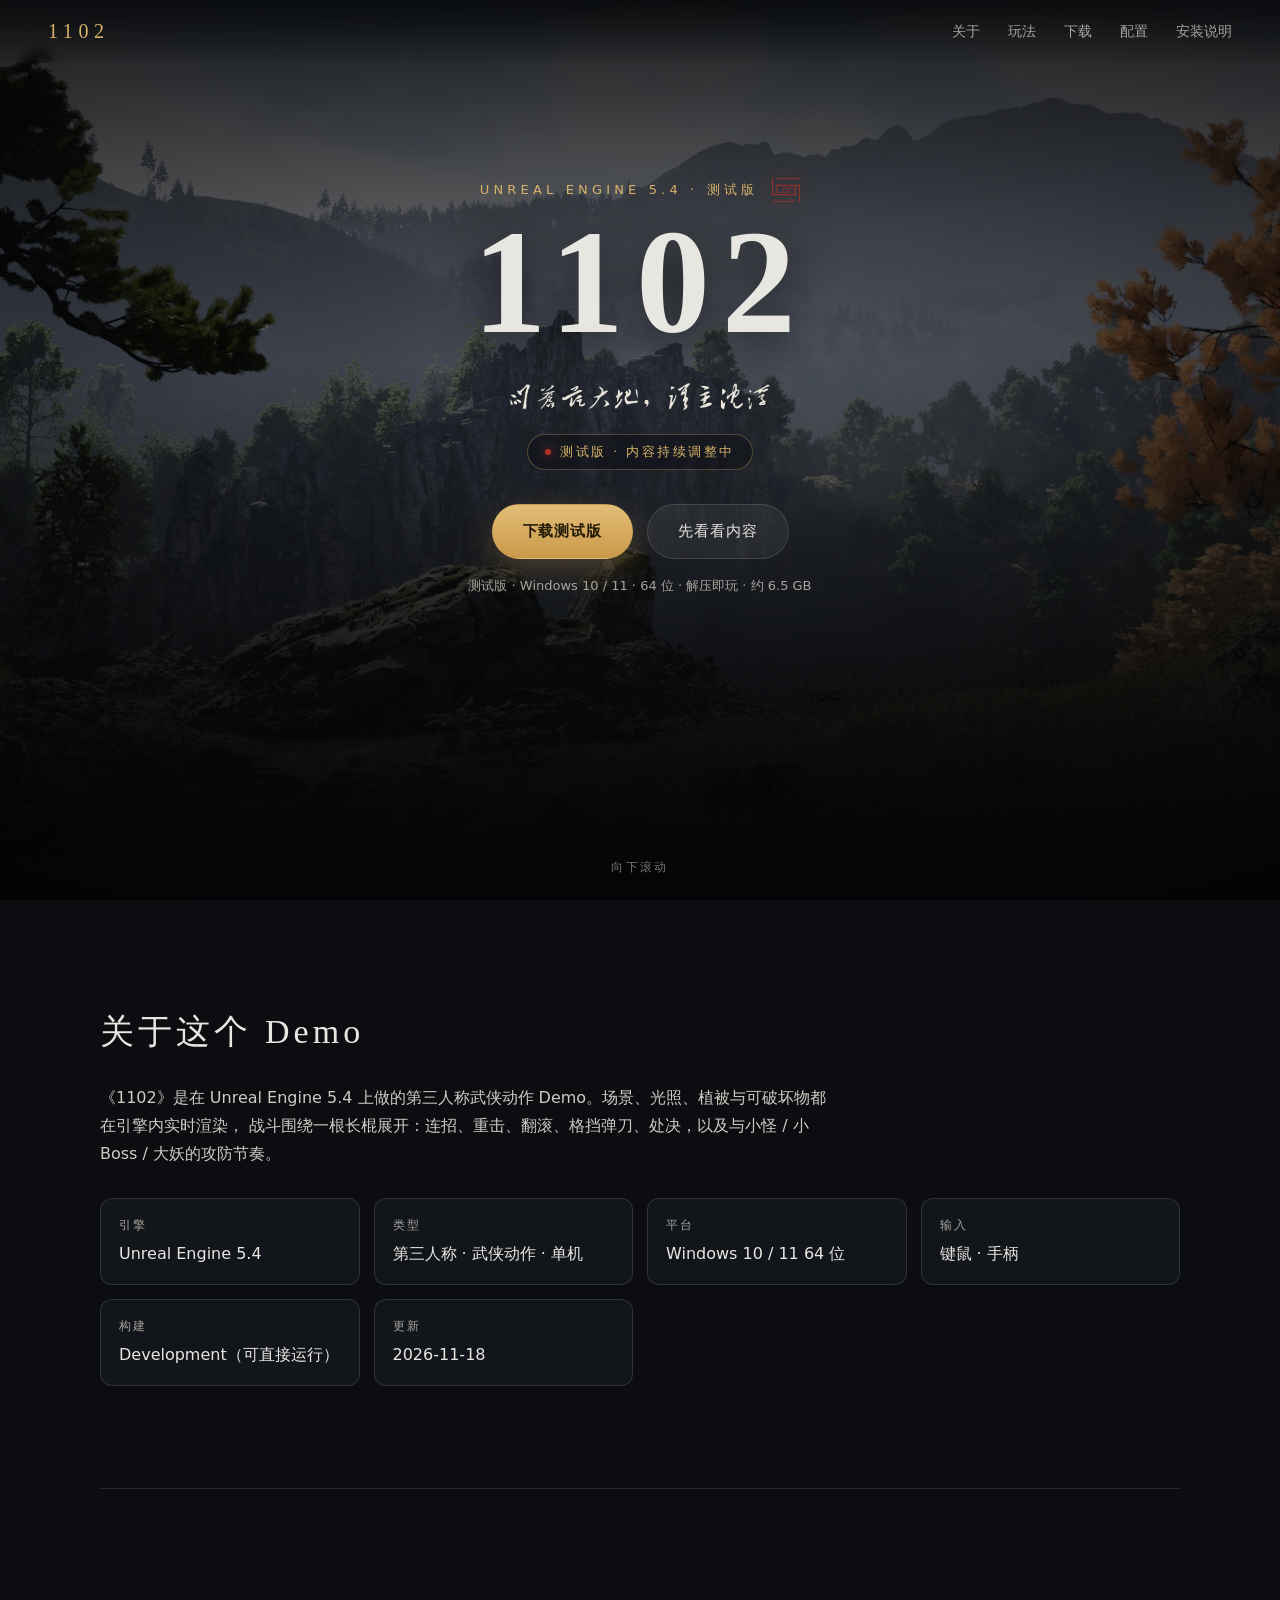
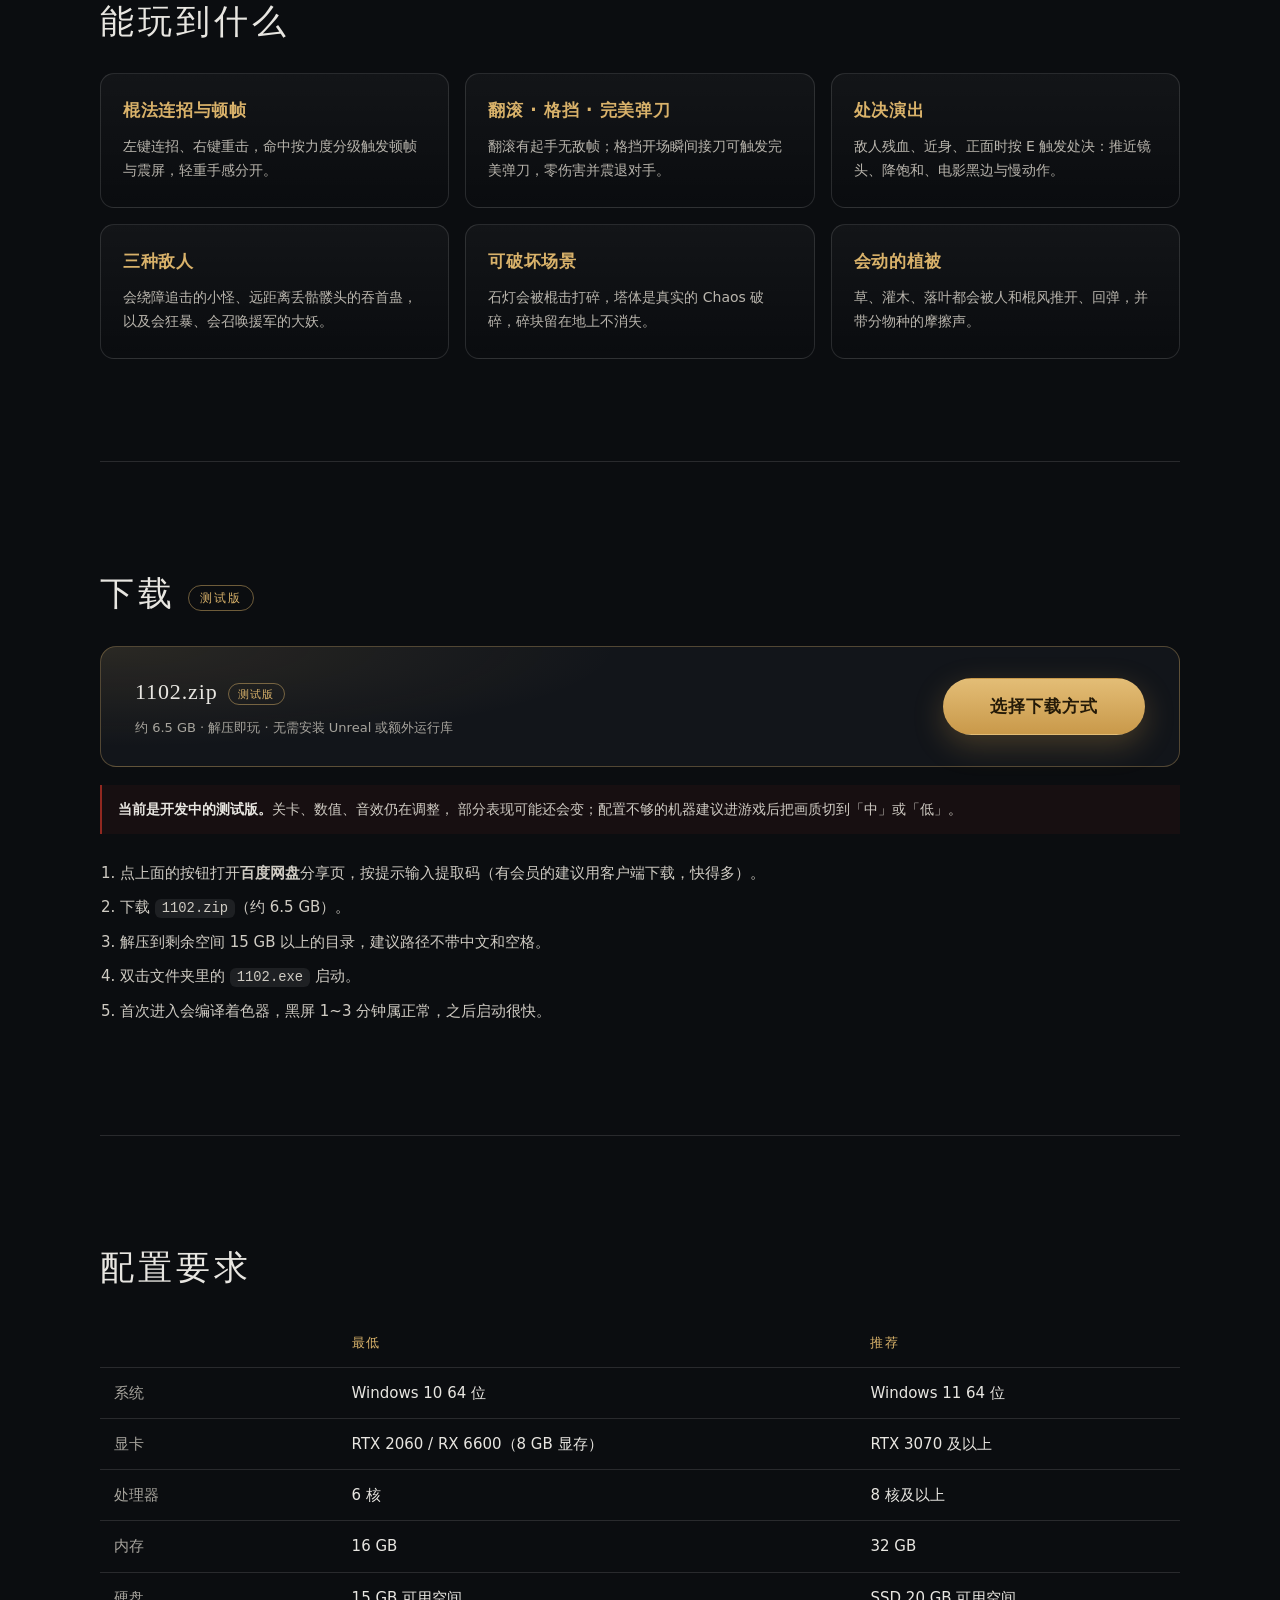
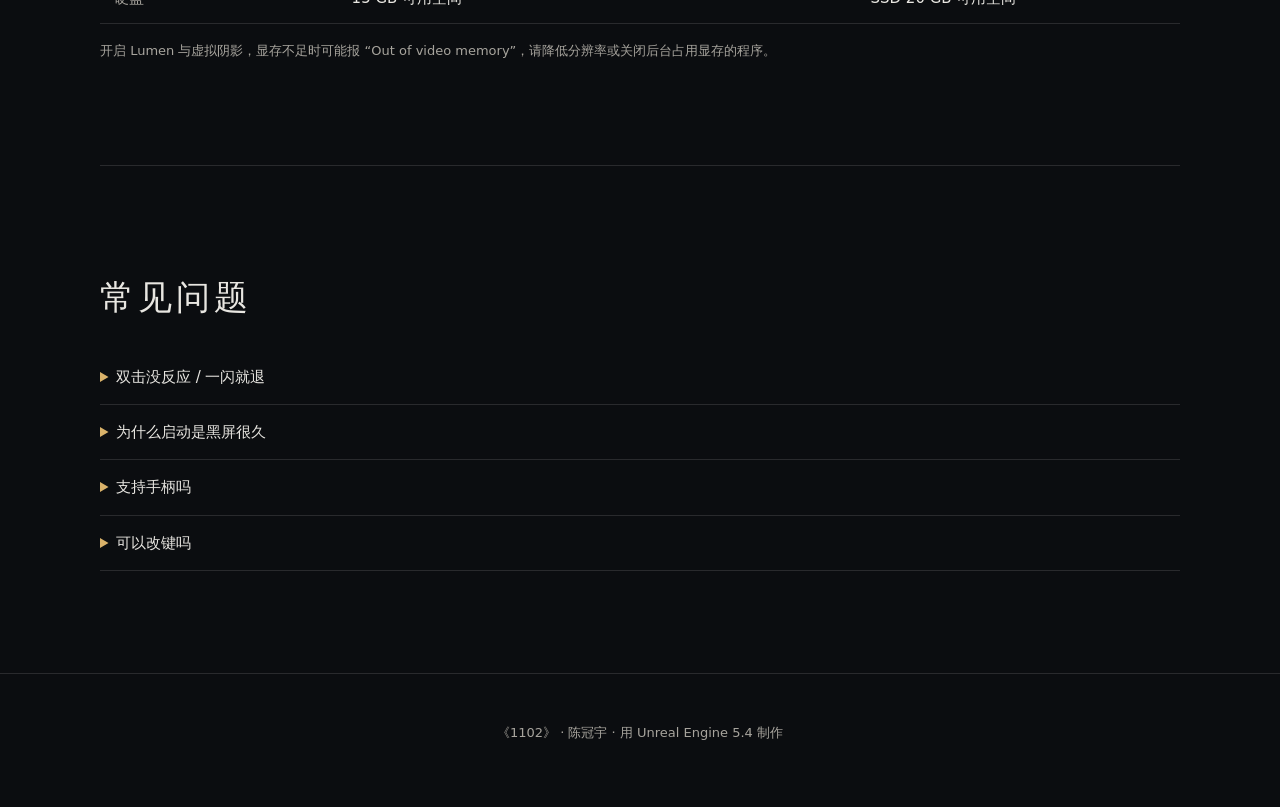
<file: game/index.html>
<!DOCTYPE html>
<html lang="zh-CN">
<head>
<meta charset="utf-8">
<meta name="viewport" content="width=device-width, initial-scale=1">
<title>1102 · 武侠动作单机 测试版 Demo</title>
<meta name="description" content="《1102》测试版：用 Unreal Engine 5.4 制作的第三人称武侠动作单机 Demo，Windows 64 位免费下载。">
<meta property="og:title" content="1102 · 武侠动作单机 测试版 Demo">
<meta property="og:description" content="UE5.4 制作的第三人称武侠动作 测试版 Demo，棍法连招、翻滚闪避、完美弹刀与处决。">
<meta property="og:image" content="cover.jpg">
<meta property="og:type" content="website">
<link rel="icon" href="favicon.png">
<link rel="stylesheet" href="style.css">
</head>
<body>

<header class="nav">
  <a class="brand" href="#top">1102</a>
  <nav>
    <a href="#about">关于</a>
    <a href="#features">玩法</a>
    <a href="#download">下载</a>
    <a href="#spec">配置</a>
    <a href="#faq">安装说明</a>
  </nav>
</header>

<section class="hero" id="top">
  <img class="hero-bg hero-bg-wide" src="cover.jpg" alt="雾中山谷：石林、松枝与远山">
  <img class="hero-bg hero-bg-tall" src="cover_portrait.jpg" alt="夜色佛像与雾林">
  <div class="hero-mask"></div>
  <div class="hero-inner">
    <p class="eyebrow"><span>Unreal Engine 5.4 · 测试版</span><img class="hero-logo" src="logo_red.png" alt="1102"></p>
    <h1>1102</h1>
    <img class="sub-img" src="tagline.png" alt="问苍茫大地，谁主沉浮">
    <p class="ver"><i></i>测试版 · 内容持续调整中</p>
    <div class="cta">
      <button class="btn primary" id="dl-main" type="button">下载测试版</button>
      <a class="btn ghost" href="#about">先看看内容</a>
    </div>
    <p class="hint" id="dl-note">测试版 · Windows 10 / 11 · 64 位 · 解压即玩 · 约 6.5 GB</p>
  </div>
  <div class="scroll-tip">向下滚动</div>
</section>

<main>

<section id="about" class="block">
  <h2>关于这个 Demo</h2>
  <p class="lead">
    《1102》是在 Unreal Engine 5.4 上做的第三人称武侠动作 Demo。场景、光照、植被与可破坏物都在引擎内实时渲染，
    战斗围绕一根长棍展开：连招、重击、翻滚、格挡弹刀、处决，以及与小怪 / 小 Boss / 大妖的攻防节奏。
  </p>
  <div class="facts">
    <div><span>引擎</span><b>Unreal Engine 5.4</b></div>
    <div><span>类型</span><b>第三人称 · 武侠动作 · 单机</b></div>
    <div><span>平台</span><b>Windows 10 / 11 64 位</b></div>
    <div><span>输入</span><b>键鼠 · 手柄</b></div>
    <div><span>构建</span><b>Development（可直接运行）</b></div>
    <div><span>更新</span><b>2026-11-18</b></div>
  </div>
</section>

<section id="features" class="block">
  <h2>能玩到什么</h2>
  <div class="grid">
    <article>
      <h3>棍法连招与顿帧</h3>
      <p>左键连招、右键重击，命中按力度分级触发顿帧与震屏，轻重手感分开。</p>
    </article>
    <article>
      <h3>翻滚 · 格挡 · 完美弹刀</h3>
      <p>翻滚有起手无敌帧；格挡开场瞬间接刀可触发完美弹刀，零伤害并震退对手。</p>
    </article>
    <article>
      <h3>处决演出</h3>
      <p>敌人残血、近身、正面时按 E 触发处决：推近镜头、降饱和、电影黑边与慢动作。</p>
    </article>
    <article>
      <h3>三种敌人</h3>
      <p>会绕障追击的小怪、远距离丢骷髅头的吞首蛊，以及会狂暴、会召唤援军的大妖。</p>
    </article>
    <article>
      <h3>可破坏场景</h3>
      <p>石灯会被棍击打碎，塔体是真实的 Chaos 破碎，碎块留在地上不消失。</p>
    </article>
    <article>
      <h3>会动的植被</h3>
      <p>草、灌木、落叶都会被人和棍风推开、回弹，并带分物种的摩擦声。</p>
    </article>
  </div>
</section>

<section id="download" class="block download">
  <h2>下载<span class="tag">测试版</span></h2>
  <div class="dlbox">
    <div class="dlinfo">
      <p class="filename">1102.zip<span class="tag sm">测试版</span></p>
      <p class="meta">约 6.5 GB · 解压即玩 · 无需安装 Unreal 或额外运行库</p>
      <p class="meta pan" id="pan-code" hidden>百度网盘 · 提取码：<b id="pan-code-v"></b></p>
    </div>
    <button class="btn primary big" id="dl-box" type="button">选择下载方式</button>
  </div>
  <p class="dl-note-beta"><b>当前是开发中的测试版。</b>关卡、数值、音效仍在调整，
  部分表现可能还会变；配置不够的机器建议进游戏后把画质切到「中」或「低」。</p>
  <dialog id="dl-modal" class="dl-modal">
    <h3>选择下载方式</h3>
    <p class="dl-modal-sub">1102.zip · 测试版 · 约 6.5 GB · 解压即玩</p>
    <ul class="dl-list" id="dl-list"></ul>
    <button class="dl-close" id="dl-close" type="button">关闭</button>
  </dialog>

  <ol class="steps">
    <li>点上面的按钮打开<b>百度网盘</b>分享页，按提示输入提取码（有会员的建议用客户端下载，快得多）。</li>
    <li>下载 <code>1102.zip</code>（约 6.5 GB）。</li>
    <li>解压到剩余空间 15 GB 以上的目录，建议路径不带中文和空格。</li>
    <li>双击文件夹里的 <code>1102.exe</code> 启动。</li>
    <li>首次进入会编译着色器，黑屏 1~3 分钟属正常，之后启动很快。</li>
  </ol>
</section>

<section id="spec" class="block">
  <h2>配置要求</h2>
  <table class="spec">
    <thead><tr><th></th><th>最低</th><th>推荐</th></tr></thead>
    <tbody>
      <tr><td>系统</td><td>Windows 10 64 位</td><td>Windows 11 64 位</td></tr>
      <tr><td>显卡</td><td>RTX 2060 / RX 6600（8 GB 显存）</td><td>RTX 3070 及以上</td></tr>
      <tr><td>处理器</td><td>6 核</td><td>8 核及以上</td></tr>
      <tr><td>内存</td><td>16 GB</td><td>32 GB</td></tr>
      <tr><td>硬盘</td><td>15 GB 可用空间</td><td>SSD 20 GB 可用空间</td></tr>
    </tbody>
  </table>
  <p class="note">开启 Lumen 与虚拟阴影，显存不足时可能报 “Out of video memory”，请降低分辨率或关闭后台占用显存的程序。</p>
</section>

<section id="faq" class="block">
  <h2>常见问题</h2>
  <details>
    <summary>双击没反应 / 一闪就退</summary>
    <p>确认解压完整（不要直接在压缩包里运行）；把整个文件夹放到硬盘上再运行 <code>1102.exe</code>。首次启动需要编译着色器，请等 1~3 分钟。</p>
  </details>
  <details>
    <summary>为什么启动是黑屏很久</summary>
    <p>Development 构建首次运行要编译着色器缓存，期间画面可能黑屏或卡住，编译完成后自动进入封面。</p>
  </details>
  <details>
    <summary>支持手柄吗</summary>
    <p>支持 Xbox 布局：X 攻击、Y 重击、B 闪避、A 跳、LB 格挡、RB 旋棍、LT 锁定、RT 处决。</p>
  </details>
  <details>
    <summary>可以改键吗</summary>
    <p>游戏内设置 → 操作键位 可改 17 个键位，包含 WASD 移动与 Shift 奔跑。</p>
  </details>
</section>

</main>

<footer>
  <p>《1102》 · 陈冠宇 · 用 Unreal Engine 5.4 制作</p>
</footer>

<script>
/* ===== 下载源列表：以后加新网盘，往这里加一行就行，url 留空 = 显示"即将上线" ===== */
const DLS = [
  {
    name: '百度网盘',
    note: '需登录，会员建议用客户端下载更快',
    badge: '推荐',
    url: 'https://pan.baidu.com/s/1UUfXSfEXYV54PpCVVc9d6Q?pwd=84ie',
    code: '84ie'
  },
  // 有了新链接就取消注释、填 url（和提取码 code，没有就留空字符串）
  // { name: '123 云盘',  note: '免登录，单线程速度较快', url: '', code: '' },
  // { name: '夸克网盘',  note: '免登录，建议装夸克客户端', url: '', code: '' },
  // { name: 'Google Drive', note: '海外用户推荐', url: '', code: '' },
  // { name: '直链下载', note: '单线程，建议用下载工具', url: '', code: '' },
];

const dlModal = document.getElementById('dl-modal');
const dlList  = document.getElementById('dl-list');

function copyText(txt, btn) {
  function done() {
    const old = btn.textContent;
    btn.textContent = '已复制';
    setTimeout(function () { btn.textContent = old; }, 1200);
  }
  function fallback() {
    const ta = document.createElement('textarea');
    ta.value = txt;
    ta.style.position = 'fixed';
    ta.style.opacity = '0';
    document.body.appendChild(ta);
    ta.select();
    try { document.execCommand('copy'); done(); } catch (e) {}
    document.body.removeChild(ta);
  }
  if (navigator.clipboard && navigator.clipboard.writeText) {
    navigator.clipboard.writeText(txt).then(done, fallback);
  } else {
    fallback();
  }
}

function renderDownloadList() {
  dlList.innerHTML = '';
  DLS.forEach(function (src) {
    const li = document.createElement('li');
    li.className = 'dl-item' + (src.url ? '' : ' disabled');

    const info = document.createElement('div');
    info.className = 'dl-item-info';
    const name = document.createElement('p');
    name.className = 'dl-item-name';
    name.textContent = src.name;
    if (src.badge) {
      const tag = document.createElement('span');
      tag.className = 'tag sm';
      tag.textContent = src.badge;
      name.appendChild(tag);
    }
    const note = document.createElement('p');
    note.className = 'dl-item-note';
    note.textContent = src.url ? src.note : '即将上线';
    info.appendChild(name);
    info.appendChild(note);

    const acts = document.createElement('div');
    acts.className = 'dl-item-acts';
    if (src.url) {
      const a = document.createElement('a');
      a.className = 'btn primary sm';
      a.href = src.url;
      a.target = '_blank';
      a.rel = 'noopener';
      a.textContent = '打开';
      acts.appendChild(a);
    }
    if (src.code) {
      const b = document.createElement('button');
      b.type = 'button';
      b.className = 'btn ghost sm';
      b.textContent = '提取码 ' + src.code;
      b.title = '点击复制提取码';
      b.addEventListener('click', function () { copyText(src.code, b); });
      acts.appendChild(b);
    }

    li.appendChild(info);
    li.appendChild(acts);
    dlList.appendChild(li);
  });
}

function openDownloadModal(e) {
  if (e) e.preventDefault();
  renderDownloadList();
  if (dlModal.showModal) { dlModal.showModal(); } else { dlModal.setAttribute('open', ''); }
}
function closeDownloadModal() {
  if (dlModal.close) { dlModal.close(); } else { dlModal.removeAttribute('open'); }
}

['dl-main', 'dl-box'].forEach(function (id) {
  const el = document.getElementById(id);
  if (el) el.addEventListener('click', openDownloadModal);
});
document.getElementById('dl-close').addEventListener('click', closeDownloadModal);
dlModal.addEventListener('click', function (e) { if (e.target === dlModal) closeDownloadModal(); });
</script>
</body>
</html>
</file>
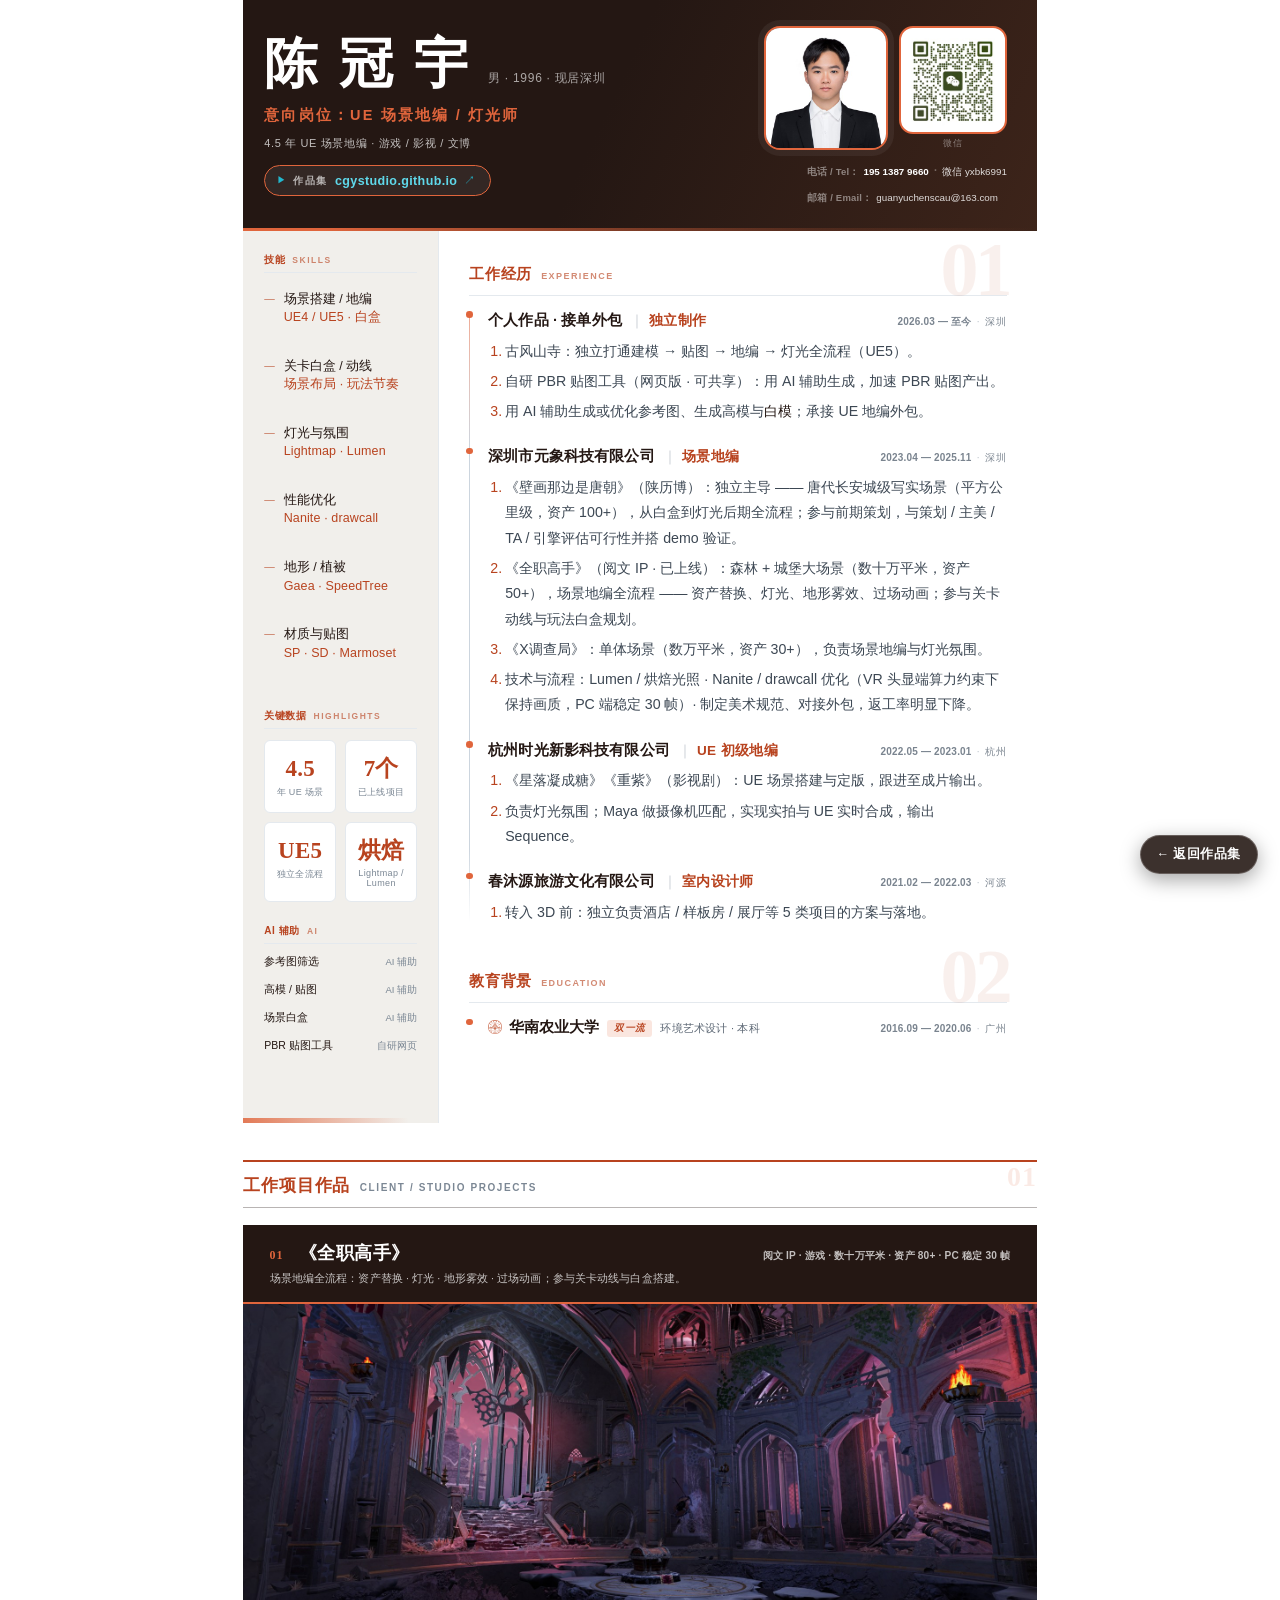
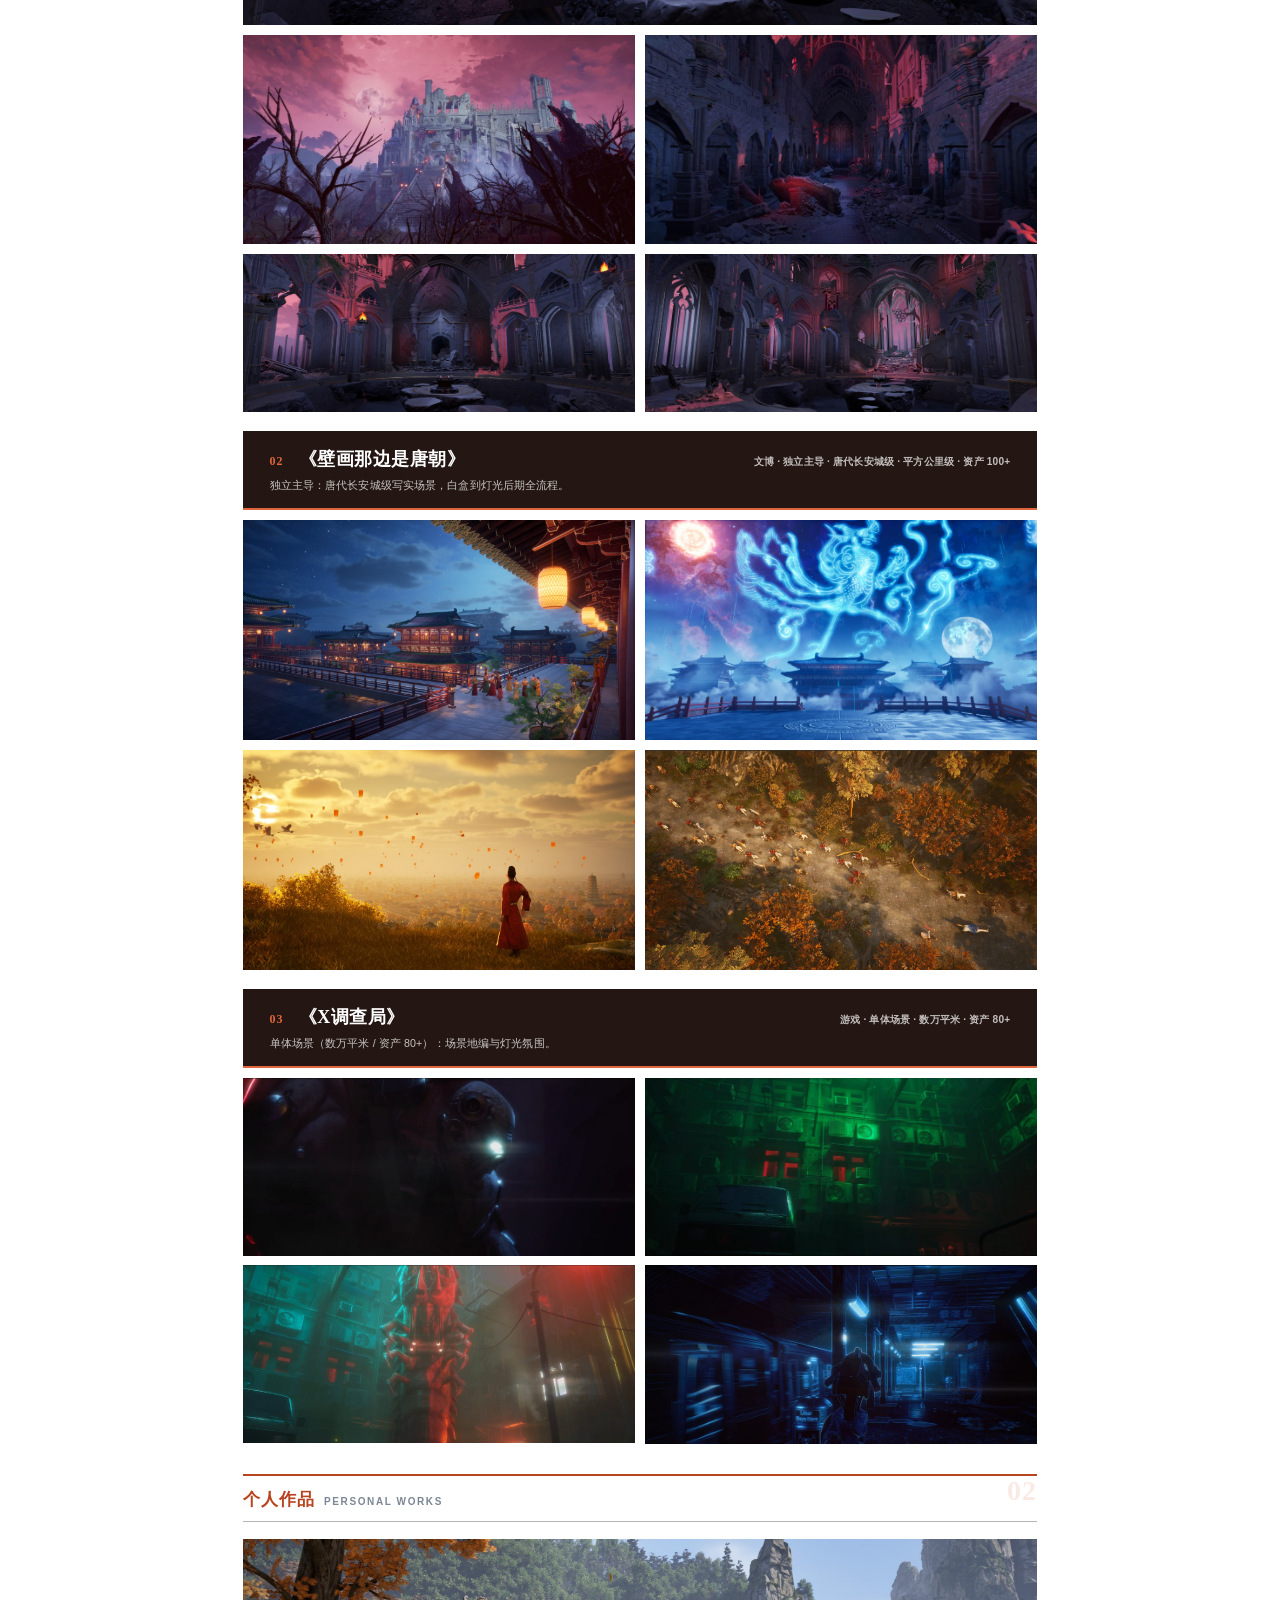
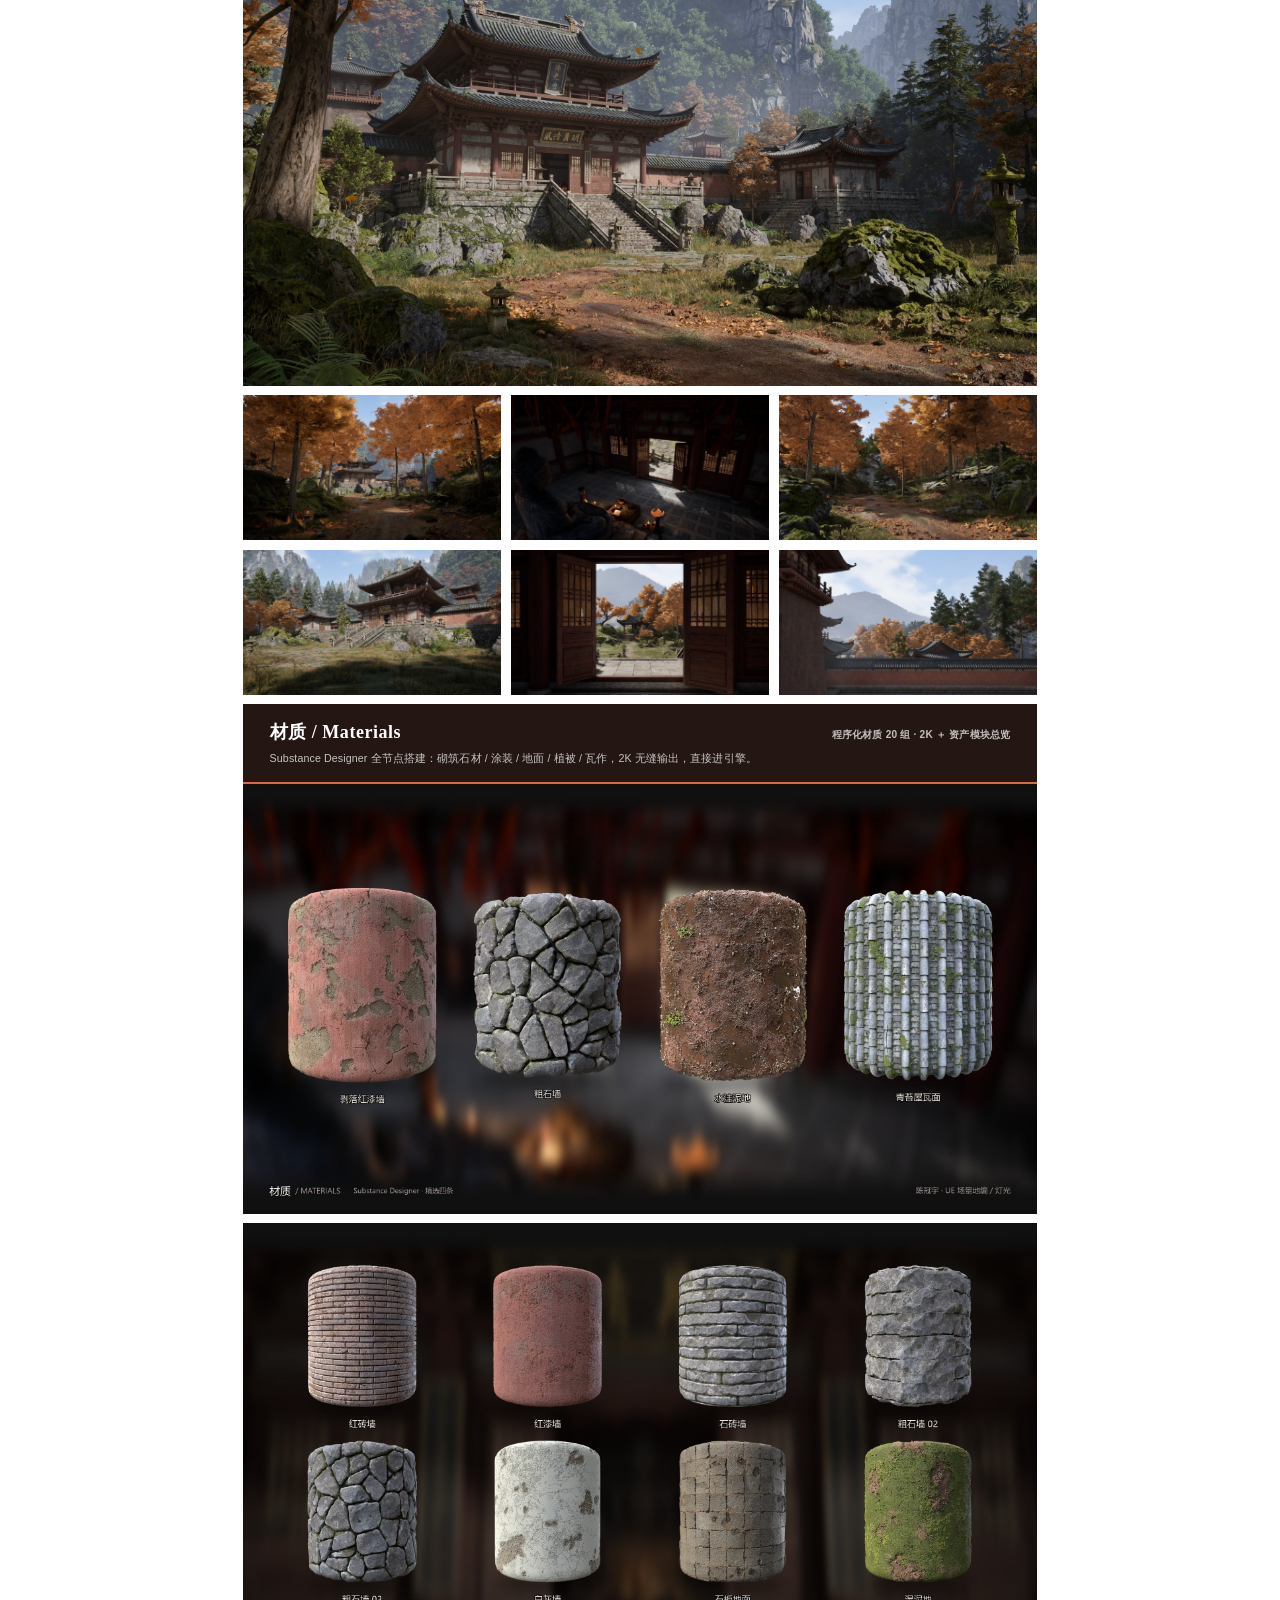
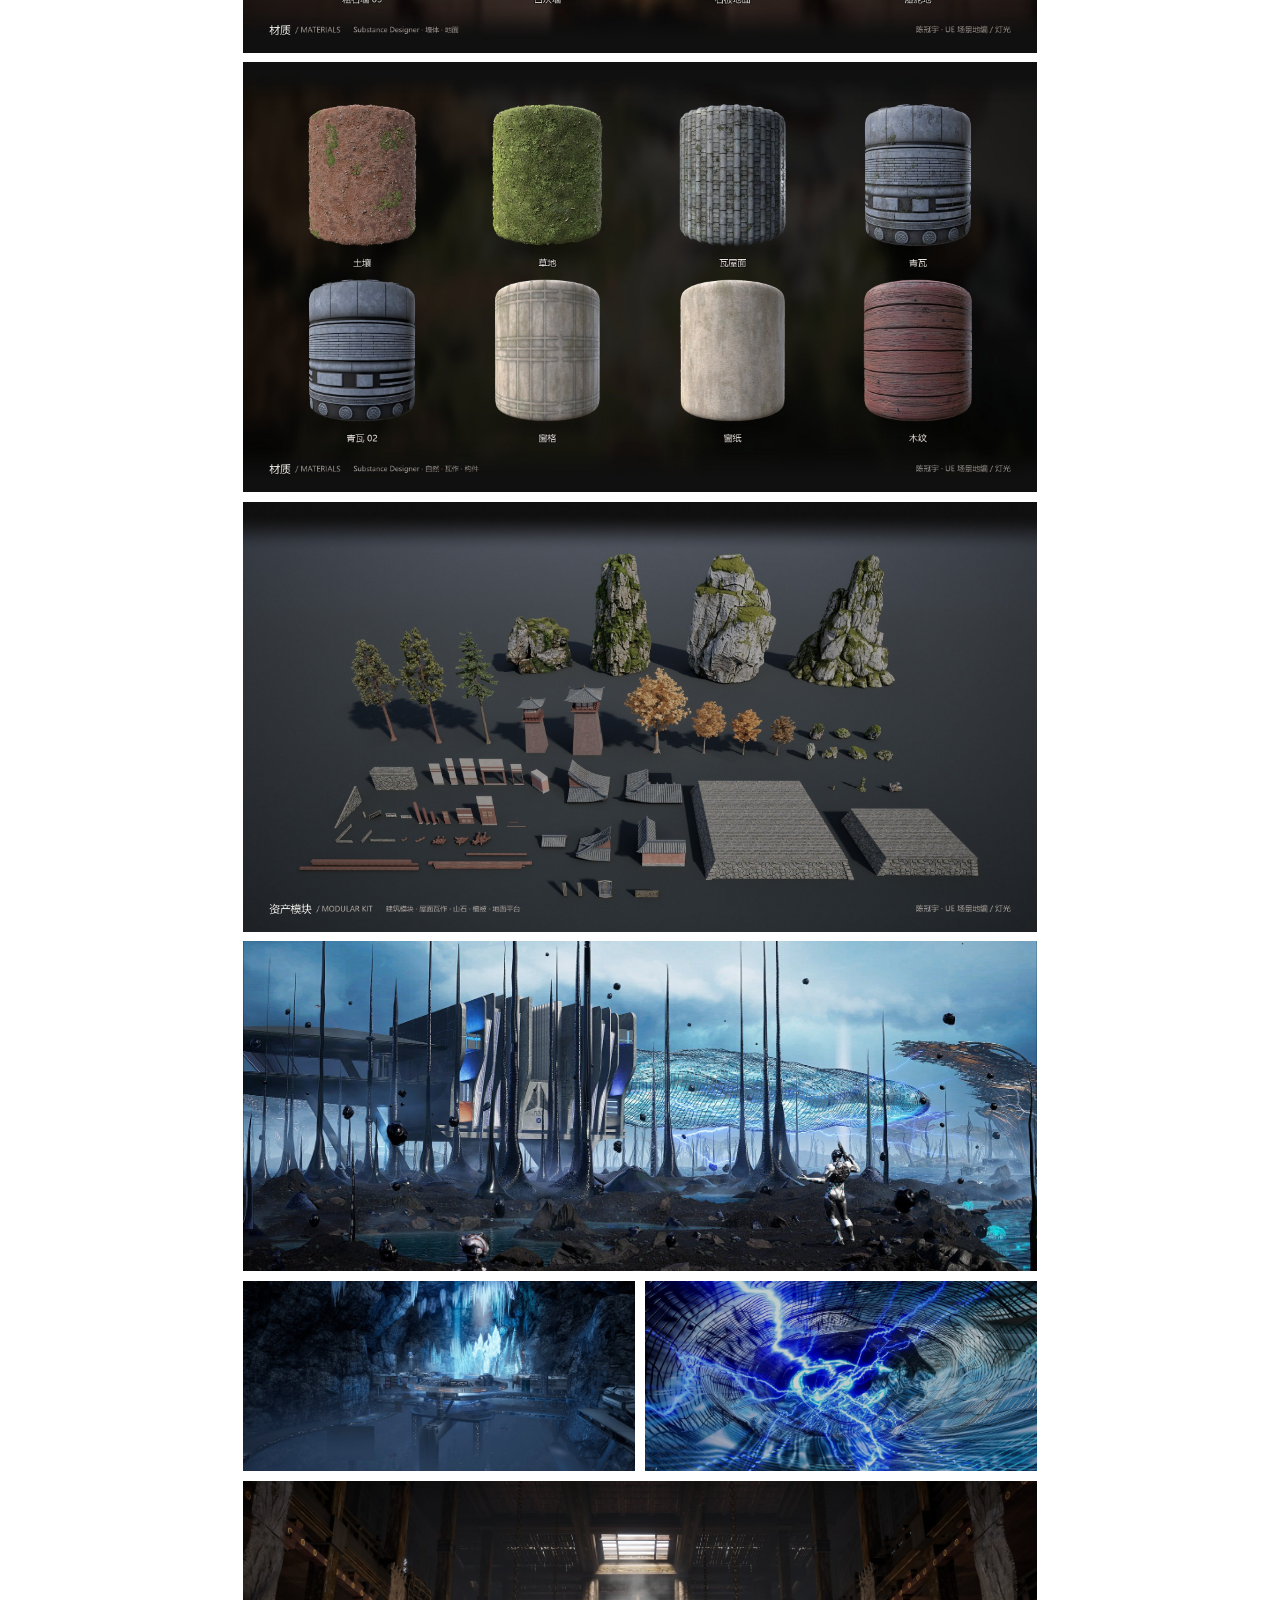
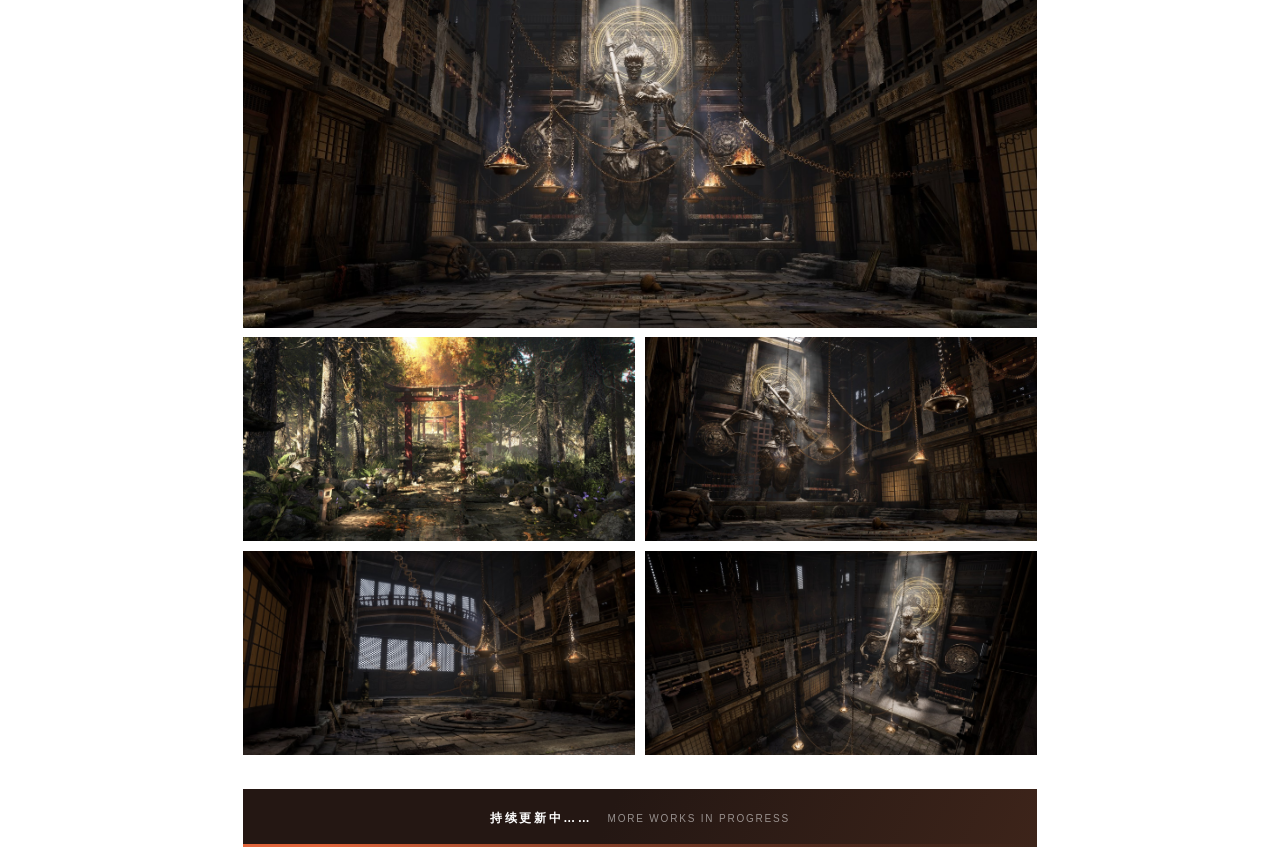
<file: resume/index.html>
<!DOCTYPE html>
<html lang="zh-CN" data-theme="zhusha" data-tools="off" data-style="L" data-works="on"><head>
<meta charset="UTF-8">
<title>陈冠宇 · UE 场景地编｜灯光师 · 简历</title>
<meta name="author" content="陈冠宇">
<meta name="description" content="UE 场景地编 / 灯光师 · 4.5 年 UE 场景制作 · 6 个已上线项目">
<style>

/* 作品集末尾：持续更新提示 */
.wend{ width:210mm; margin:9mm auto 0; padding:5.6mm 7mm 5.2mm;
  background:linear-gradient(115deg,var(--ink) 0%,var(--ink) 46%,var(--ink-2) 100%);
  color:#fff; text-align:center; position:relative;
  font-size:9pt; font-weight:600; letter-spacing:.22em; }
.wend::after{ content:''; position:absolute; left:0; bottom:0; width:100%; height:3px;
  background:linear-gradient(90deg,var(--accent) 0%,var(--accent) 10%,rgba(224,101,60,.55) 42%,rgba(224,101,60,.18) 72%,rgba(224,101,60,0) 100%); }
.wend em{ font-style:normal; font-size:7.5pt; font-weight:400; letter-spacing:.18em;
  color:rgba(255,255,255,.52); margin-left:4mm; }
/* ============================================================
   简历编辑器 —— 所见即所得
   · 点纸面任意文字即可直接修改
   · 标题右侧 [+] 加条目，条目右上角 [×] 删除
   · 改完点右上角「导出 PDF」
   · 所有改动自动保存在本机浏览器，刷新不丢
   ============================================================ */

/* ---------- 1. 主题配色 ---------- */
:root{
  --ink:#0e1e26; --ink-2:#15323f;
  --accent:#22b8cf; --accent-ink:#0b7e91;
  --text:#22282f; --muted:#7b8794;
  --line:#e4e9ee; --paper:#ffffff;
  --side:#f1efeb;          /* 左侧栏底色（想再深/再浅就改这一处）*/
}
html[data-theme="zhusha"]{ --ink:#241713; --ink-2:#3d241a; --accent:#e0653c; --accent-ink:#b8431f; }
html[data-theme="shimo"]{  --ink:#15171c; --ink-2:#252833; --accent:#7c96ff; --accent-ink:#4055cc; }
html[data-theme="su"]{ --ink:#17171a; --ink-2:#26262b; --accent:#8d8577; --accent-ink:#5f584d; --text:#1a1a1d; --muted:#6d6d73; --line:#e0dedb; }

/* ---------- 2. 基础 ---------- */
*{margin:0;padding:0;box-sizing:border-box;}
:root{
  --f-serif:"Noto Serif SC","Microsoft YaHei",serif;
  --f-sans:"Microsoft YaHei","Noto Sans SC","DengXian",sans-serif;
  --f-num:"DengXian","Microsoft YaHei",sans-serif;
}
body{
  font-family:var(--f-sans);
  background:#e9edf1;
  padding:var(--toolbarH, 76px) 16px 40px;   /* --toolbarH 由 JS 按工具栏真实高度写入 */
  display:flex; flex-direction:column; align-items:center;
  color:var(--text);
  -webkit-font-smoothing:antialiased;
}

/* ---------- 3. 纸张 ---------- */
.page{
  width:210mm; height:297mm;
  background:var(--paper);
  display:flex; flex-direction:column;
  position:relative;
  /* overflow 保持 visible：加内容超出时，超出的部分仍可见（提示用户已超页） */
  box-shadow:0 18px 50px rgba(15,30,40,.20), 0 2px 6px rgba(15,30,40,.08);
}
/* A4 底线提示（仅屏幕显示） */
.page::after{
  content:''; position:absolute; top:297mm; left:-10px; right:-10px;
  height:0; border-top:1px dashed rgba(225,85,85,.55);
  pointer-events:none;
}

/* ---------- 4a. 顶部通栏（杂志封面式） ---------- */
.masthead{
  flex-shrink:0;
  background:linear-gradient(115deg,var(--ink) 0%,var(--ink) 46%,var(--ink-2) 100%);
  padding:26px 30px 22px 21px;
  display:flex; justify-content:space-between; align-items:center; gap:24px;
  position:relative;
}
.masthead::after{
  content:''; position:absolute; left:0; bottom:0; width:100%; height:3px;
  background:linear-gradient(90deg,var(--accent) 0%,var(--accent) 10%,rgba(224,101,60,.55) 42%,rgba(224,101,60,.18) 72%,rgba(224,101,60,0) 100%);
}
.mh-name{
  font-family:var(--f-serif); font-size:54px; font-weight:700;
  letter-spacing:.07em; color:#fff; line-height:.95;
} font-weight:700;
  letter-spacing:.10em; color:#fff; line-height:1;
}
.mh-role{
  font-size:14.5px; color:var(--accent); letter-spacing:.15em;
  margin-top:16px; font-weight:600;
}
.mh-tag{
  font-size:11px; color:rgba(255,255,255,.72); letter-spacing:.06em;
  margin-top:10px; line-height:1.5;
}
.mh-nameline{ display:flex; align-items:baseline; gap:16px; flex-wrap:wrap; }
.mh-basic{
  font-size:12px; color:rgba(255,255,255,.62); letter-spacing:.06em;
  font-weight:500; white-space:nowrap;
}
.mh-role{ font-size:14.5px; color:var(--accent); letter-spacing:.15em; margin-top:16px; font-weight:600; }
.mh-photo{ flex-shrink:0; }
.mh-photo .avatar-img{ margin:0; width:98px; height:98px; }

/* 通栏下方的双栏容器 */
.body{ flex:1; display:flex; min-height:0; }

/* ---------- 4b. 左侧深色栏 ---------- */
.sidebar{
  width:213px; flex:0 0 213px;
  background:var(--side);
  color:var(--ink);
  border-right:1px solid var(--line);
  padding:22px 21px 20px;
  display:flex; flex-direction:column;
  position:relative; overflow:hidden;
}
.sidebar::before{ display:none; }
.sidebar::after{
  content:''; position:absolute; left:0; bottom:0;
  width:100%; height:5px;
  background:linear-gradient(90deg,var(--accent),transparent 85%);
  opacity:.85;
}
.sidebar > *{position:relative; z-index:1; flex-shrink:0;}

.avatar{
  width:90px; height:90px; border-radius:20px;
  margin:0 auto 20px;
  display:grid; place-items:center;
  font-size:27px; font-weight:700; letter-spacing:.06em; color:#fff;
  background:linear-gradient(140deg,rgba(255,255,255,.16),rgba(255,255,255,.03));
  border:2px solid var(--accent);
  box-shadow:0 0 0 6px rgba(255,255,255,.055);
  cursor:pointer;
}
.avatar:hover{ filter:brightness(1.25); }
.avatar-img{
  width:90px; height:90px; border-radius:20px; object-fit:cover;
  margin:0 auto 20px; display:block; cursor:pointer;
  border:2px solid var(--accent);
  box-shadow:0 0 0 6px rgba(255,255,255,.055);
}

.s-name{
  font-family:var(--f-serif); font-size:38px; font-weight:700;
  letter-spacing:.08em; text-align:center; line-height:1.1;
}
.s-name::after{
  content:''; display:block; width:34px; height:2.5px;
  background:var(--accent); margin:11px auto 0; border-radius:2px;
}
.s-en{ text-align:center; font-size:9.5px; letter-spacing:.34em; color:rgba(255,255,255,.52); margin-top:8px; text-transform:uppercase; }
/* 备用：姓名下方的基本信息行（性别/生日等） */
.s-meta{ text-align:center; font-size:10.5px; letter-spacing:.14em; color:rgba(255,255,255,.63); margin-top:9px; }
.s-role{ text-align:center; font-size:11.5px; color:var(--accent); letter-spacing:.12em; margin-top:8px; font-weight:600; }
.s-rule{ height:1px; margin:24px 0 22px; background:linear-gradient(90deg,transparent,rgba(255,255,255,.28),transparent); }

.s-title{
  font-size:10px; font-weight:700; letter-spacing:.06em;
  color:var(--accent-ink);
  display:flex; align-items:baseline; gap:7px;
  margin-bottom:11px; padding-bottom:5px;
  border-bottom:1px solid var(--line);
  position:relative;
}
.s-title::after{ display:none; }
.title em, .s-title em{
  font-style:normal; font-weight:700; letter-spacing:.16em;
  text-transform:uppercase; opacity:.62;
}
.title em{ font-size:9px; }
.s-title em{ font-size:8.5px; letter-spacing:.18em; }
.s-block{margin-bottom:31px;}

.contact li{
  list-style:none; display:flex; align-items:flex-start; gap:9px;
  font-size:10.5px; color:#3c4753;
  margin-bottom:14px; line-height:1.45; word-break:break-all;
  position:relative;
}
.contact li:last-child{margin-bottom:0;}
.contact svg{
  width:13px; height:13px; flex:0 0 13px; margin-top:1.5px;
  stroke:var(--accent-ink); fill:none; stroke-width:1.9;
  stroke-linecap:round; stroke-linejoin:round;
}

.skill{margin-bottom:11px; position:relative;}
.skill:last-child{margin-bottom:0;}
.skill-top{ display:flex; justify-content:space-between; align-items:baseline; font-size:10.5px; color:rgba(255,255,255,.87); margin-bottom:6px; }
.skill-top b{font-weight:500; color:rgba(255,255,255,.66); font-size:10px; letter-spacing:.04em;}
.skill-bar{height:4px; background:rgba(255,255,255,.14); border-radius:3px; overflow:hidden;}
.skill-bar i{display:block; height:100%; border-radius:3px; background:var(--accent);}

/* 技能·工具配对清单 */
.skill2{counter-reset:sk;}
.skill2 li{
  list-style:none; display:grid; grid-template-columns:auto 1fr;
  column-gap:9px; row-gap:2px; margin-bottom:18px;
}
.skill2 li::before{
  content:'—';
  grid-row:1 / span 2;
  font-size:10.5px; color:var(--accent-ink); opacity:.75;
  line-height:1.45;
}
.skill2 li span{ font-size:10.5px; color:var(--ink); line-height:1.3; }

.skill2 li b{ font-weight:400; font-size:10px; color:var(--accent-ink); letter-spacing:.01em; line-height:1.35; }

.nums{display:grid; grid-template-columns:1fr 1fr; gap:9px;}
.num{ background:#fff; border:1px solid var(--line); border-radius:6px; padding:15px 8px 13px; text-align:center; }
.num b{
  display:block; font-family:var(--f-serif); font-size:26px;
  color:var(--accent-ink); line-height:1.1; letter-spacing:.01em;
}
.num span{
  display:block; margin-top:5px;
  font-size:9px; color:#7b8794; letter-spacing:.04em;
}

.tags{display:flex; flex-wrap:wrap; gap:6px;}
.tags span{
  font-size:9.5px; padding:3.5px 8px; border-radius:3px;
  color:rgba(255,255,255,.86);
  background:rgba(255,255,255,.085);
  border:1px solid rgba(255,255,255,.10);
  letter-spacing:.02em; position:relative;
}

.lang li{ list-style:none; display:flex; justify-content:space-between; align-items:baseline; gap:8px; font-size:10.5px; color:var(--ink); margin-bottom:14px; position:relative; }
.lang li:last-child{margin-bottom:0;}
.lang li b{ font-weight:400; font-size:9.5px; color:#7b8794; }

.s-foot{ margin-top:auto; padding-top:14px; font-size:9px; color:rgba(255,255,255,.3); letter-spacing:.1em; }

/* ---------- 5. 右侧主内容 ---------- */
.main{ flex:1; min-width:0; padding:28px 30px 22px; display:flex; flex-direction:column; counter-reset:sec; }
.main > *{flex-shrink:0;}

.intent{ border-left:3px solid var(--accent); padding:2px 0 2px 15px; margin-bottom:26px; }
.intent h2{ font-family:var(--f-serif); font-size:15.5px; font-weight:700; letter-spacing:.05em; color:var(--ink); margin-bottom:9px; }
.intent p{ font-size:11.4px; line-height:1.86; color:#3c4753; text-align:justify; }

.title{
  font-size:15px; font-weight:700; letter-spacing:.05em;
  color:var(--accent-ink);
  display:flex; align-items:baseline; gap:9px;
  margin-bottom:20px; padding-bottom:11px; padding-top:6px;
  border-bottom:1px solid var(--line);
  position:relative;
}
.title::before{
  counter-increment:sec;
  content:counter(sec,decimal-leading-zero);
  position:absolute; right:-2px; top:-20px;
  font-family:var(--f-serif); font-size:76px; font-weight:700;
  line-height:.8; color:var(--accent-ink); opacity:.075;
  letter-spacing:-.05em; pointer-events:none; z-index:0;
}
.title::after{ display:none; }
/* 宣言区（参考杂志人物页） */
.statement{
  margin-bottom:34px; padding-bottom:24px;
  border-bottom:1px solid var(--line);
}
.statement p{
  font-family:var(--f-serif); font-size:24px; font-weight:700;
  line-height:1.44; color:var(--ink); letter-spacing:.01em;
}

.section{margin-bottom:38px;}

.tl{position:relative; padding-left:19px;}
.tl::before{
  content:''; position:absolute; left:-0.5px; top:6px; bottom:8px;
  width:1.5px;
  background:linear-gradient(180deg,color-mix(in srgb,var(--accent) 55%,transparent),#ccd5de 22%,#ccd5de 88%,transparent);
}
/* 经历条目：两栏式 —— 左栏 时间 / 城市，右栏 公司 / 职位 / 要点 */
.tl-item{
  position:relative; margin-bottom:26px;
  display:grid; grid-template-columns:96px 1fr; column-gap:12px;
  align-items:start;
}
.tl-item:last-child{margin-bottom:0;}
.tl-item::before{
  content:''; position:absolute; left:-22px; top:4.5px;
  width:6.5px; height:6.5px; background:var(--accent); border-radius:50%;
}
.tl-date{
  grid-column:1; grid-row:1;
  font-family:var(--f-num); font-size:10.2px; font-weight:600;
  color:var(--ink); letter-spacing:.02em; line-height:1.5; white-space:nowrap;
}
.tl-city{ grid-column:1; grid-row:2; font-size:10.5px; color:var(--muted); letter-spacing:.08em; margin-top:8px; }
.tl-co{
  grid-column:2; grid-row:1;
  font-size:13.5px; font-weight:700; color:var(--ink); letter-spacing:.01em; line-height:1.5;
}
.tl-role{ grid-column:2; grid-row:2; font-size:12.5px; font-weight:600; color:var(--accent-ink); letter-spacing:.03em; margin-top:8px; }
.tl-item > ul.dash{ grid-column:2; grid-row:3; margin-top:9px; }

ul.dash{margin-top:8px; counter-reset:dashn;}
ul.dash li{
  list-style:none; position:relative; padding-left:17px;
  font-size:11.2px; line-height:1.78; color:#3c4753; margin-bottom:5px;
  counter-increment:dashn;
}
ul.dash li:last-child{margin-bottom:0;}
ul.dash li::before{
  content:counter(dashn) '.';
  position:absolute; left:0; top:0; width:14px; text-align:right;
  font-family:inherit; font-size:inherit; font-weight:inherit;
  line-height:inherit; color:var(--accent-ink);
}
ul.dash li b{color:var(--ink); font-weight:600;}

.proj{ border-left:2px solid var(--accent); padding:0 0 0 13px; margin-bottom:17px; position:relative; }
.proj:last-child{margin-bottom:0;}
.proj-head{display:flex; justify-content:space-between; align-items:baseline; gap:10px;}
.proj-name{font-size:12px; font-weight:700; color:var(--ink);}
.proj-meta{font-family:var(--f-num); font-size:10px; color:var(--muted); white-space:nowrap;}
.proj-tag{
  display:inline-block; font-size:9.5px; color:var(--accent-ink);
  background:color-mix(in srgb,var(--accent) 12%,transparent);
  padding:2px 7px; border-radius:3px; margin:7px 5px 0 0; letter-spacing:.02em;
  position:relative;
}
.proj p{font-size:11px; line-height:1.74; color:#3c4753; margin-top:7px;}

.award li{ list-style:none; display:flex; gap:12px; align-items:baseline; font-size:11px; line-height:1.7; color:#3c4753; margin-bottom:5px; position:relative; }
.award li:last-child{margin-bottom:0;}
.award .aw-d{ flex:0 0 44px; font-family:var(--f-num); font-size:10px; font-weight:600; color:var(--accent-ink); letter-spacing:.03em; }

.edu{ position:relative; padding-left:19px; display:grid; grid-template-columns:96px 1fr; column-gap:12px; align-items:start; }
.edu::before{ content:''; position:absolute; left:-3px; top:4.5px; width:6.5px; height:6.5px; background:var(--accent); border-radius:50%; }
.edu-l{ grid-column:2; grid-row:1; font-size:13.5px; font-weight:700; color:var(--ink); line-height:1.5; }
.edu-detail{ grid-column:2; grid-row:2; font-size:11px; color:#5c6774; letter-spacing:.02em; margin-top:8px; }
.edu-badge{
  display:inline-block; margin-left:8px; padding:1.5px 7px; border-radius:3px;
  font-size:9.5px; font-weight:600; letter-spacing:.04em; vertical-align:1px;
  color:var(--accent-ink); background:color-mix(in srgb,var(--accent) 16%,transparent);
}
.edu-ico{ width:14px; height:14px; margin-right:7px; vertical-align:-2px; display:inline-block; background-size:contain; background-repeat:no-repeat; background-position:center; background-image:url(../assets/scau-moqing.png); }
html[data-theme="zhusha"] .edu-ico{ background-image:url(../assets/scau-zhusha.png); }
html[data-theme="shimo"]  .edu-ico{ background-image:url(../assets/scau-shimo.png); }

/* ============================================================
   6. 编辑层：hover 高亮 / 焦点高亮 / 增删按钮
   ============================================================ */
[contenteditable="true"]{
  outline:none; border-radius:2px;
  transition:background .15s, box-shadow .15s;
  cursor:text;
}
[contenteditable="true"]:hover{
  background:color-mix(in srgb,var(--accent) 16%,transparent);
  box-shadow:0 0 0 2px color-mix(in srgb,var(--accent) 22%,transparent);
}
[contenteditable="true"]:focus{
  background:color-mix(in srgb,var(--accent) 22%,transparent);
  box-shadow:0 0 0 2px color-mix(in srgb,var(--accent) 60%,transparent);
}

/* 删除按钮：条目右上角 */
.del-btn{
  position:absolute; top:-5px; right:-5px; z-index:6;
  width:16px; height:16px; border-radius:50%;
  background:#e5484d; color:#fff; border:1.5px solid #fff;
  font-size:11px; line-height:1; font-family:var(--f-sans);
  display:grid; place-items:center; cursor:pointer;
  opacity:0; transition:opacity .15s; padding:0;
}
.tl-item:hover > .del-btn, .proj:hover > .del-btn,
.skill:hover > .del-btn, .award li:hover > .del-btn,
.contact li:hover > .del-btn, .lang li:hover > .del-btn,
.tags span:hover > .del-btn, .num:hover > .del-btn{ opacity:1; }

/* 添加按钮：区块标题右侧 */
.add-btn{
  position:absolute; right:0; top:50%; transform:translateY(-50%);
  width:18px; height:18px; border-radius:50%;
  border:1px solid currentColor; background:transparent; color:inherit;
  font-size:13px; line-height:1; font-family:var(--f-sans);
  display:grid; place-items:center; cursor:pointer;
  opacity:.4; transition:.15s; padding:0; z-index:6;
}
.add-btn:hover{ opacity:1; background:var(--accent); color:#fff; border-color:var(--accent); }
.sidebar .add-btn:hover{ background:#fff; color:var(--ink); border-color:#fff; }

/* ---------- 7. 工具栏（停在顶部） ---------- */
.toolbar{
  position:fixed; top:0; left:0; right:0; z-index:99;
  display:flex; gap:8px; align-items:center; justify-content:center;
  flex-wrap:wrap;
  background:rgba(255,255,255,.94); backdrop-filter:blur(12px);
  padding:10px 14px;
  box-shadow:0 2px 18px rgba(15,30,40,.10);
  border-bottom:1px solid rgba(15,30,40,.07);
}
.toolbar button{
  font-family:var(--f-sans); font-size:12.5px; cursor:pointer;
  border:1px solid var(--line); background:#fff; color:#2b3540;
  padding:7px 13px; border-radius:8px; transition:.18s;
}
.toolbar button:hover{border-color:var(--accent); color:var(--accent-ink);}
.toolbar button.on{background:var(--ink); color:#fff; border-color:var(--ink);}
.toolbar .print{ background:var(--accent-ink); color:#fff; border-color:var(--accent-ink); font-weight:600; }
.toolbar .print:hover{ filter:brightness(1.15); color:#fff; }
.toolbar .sep{width:1px; height:20px; background:var(--line);}
/* 提示独占一行并居中：窗口再窄也不会被挤掉/切掉 */
.toolbar .tb-tip{ flex:0 0 100%; min-width:0; text-align:center; font-size:11.5px; color:#8a97a4; margin:5px 0 0; }

/* 溢出警告 */
#warn{
  position:fixed; left:50%; transform:translateX(-50%); bottom:14px; z-index:99;
  background:#fee; color:#b3261e; border:1px solid #f3b6b6;
  padding:9px 16px; border-radius:9px; font-size:12.5px; font-weight:600;
  box-shadow:0 6px 20px rgba(180,40,40,.18);
}
#stale{
  position:fixed; left:50%; transform:translateX(-50%); top:calc(var(--toolbarH, 76px) + 10px);
  z-index:98; display:flex; gap:10px; align-items:center;
  background:#1f2b33; color:#fff; padding:8px 12px; border-radius:9px;
  font-size:12px; box-shadow:0 6px 20px rgba(0,0,0,.22);
}
#stale button{
  font-family:var(--f-sans); font-size:12px; cursor:pointer; padding:4px 10px; border-radius:6px;
  border:1px solid rgba(255,255,255,.4); background:transparent; color:#fff;
}
#stale button:hover{ background:rgba(255,255,255,.16); }
#stale #stale-restore{ background:var(--accent); border-color:var(--accent); font-weight:600; }
@media print{ #stale{ display:none !important; } }
#saved{
  position:fixed; left:50%; transform:translateX(-50%); bottom:14px; z-index:98;
  background:#1f2b33; color:#fff; padding:8px 16px; border-radius:9px;
  font-size:12px; opacity:0; transition:opacity .3s; pointer-events:none;
}
#buildtag{ position:fixed; right:10px; bottom:8px; font-size:9.5px; color:#b9c0c8; font-family:ui-monospace,Consolas,monospace; z-index:99; pointer-events:none; }


/* ---------- 8. 打印 ---------- */
@page{size:A4; margin:0;}
@media print{
  body{background:#fff; padding:0; display:block;}
  .toolbar, .add-btn, .del-btn, #warn, #saved, #buildtag{ display:none !important; }
  .page{ width:210mm; height:297mm; min-height:0; overflow:hidden; box-shadow:none; margin:0; }
  .page::after{ display:none; }
  [contenteditable="true"]{ background:none !important; box-shadow:none !important; }
  .wpage{ width:210mm; height:auto; margin:0 !important; box-shadow:none !important; overflow:hidden; }
  .works-lite{ display:none !important; }
  html[data-style="L"]:not([data-works="off"]) .works-lite{ display:block !important; }
  .wpage figure img{ border-radius:0; }
  html,body{-webkit-print-color-adjust:exact; print-color-adjust:exact;}
}

/* ═══ 风格 A ═══ */
html[data-style="A"]{ --accent:#1d1d1f; --accent-ink:#1d1d1f; --line:#ececf0; --muted:#86868b; }
html[data-style="A"] .masthead{ background:#fff !important; padding:54px 58px 24px !important; display:block !important; }
html[data-style="A"] .masthead::after{ display:none !important; }
html[data-style="A"] .mh-name{ font-size:50px !important; font-weight:600 !important; color:#1d1d1f !important; letter-spacing:-.015em !important; }
html[data-style="A"] .mh-role{ font-size:13px !important; color:#1d1d1f !important; letter-spacing:.05em !important; margin-top:15px !important; font-weight:500 !important; }
html[data-style="A"] .mh-tag{ font-size:12px !important; color:#86868b !important; margin-top:8px !important; }
html[data-style="A"] .mh-photo .avatar-img{ width:76px !important; height:76px !important; border-radius:50% !important; border:none !important; box-shadow:none !important; }
html[data-style="A"] .body{ display:block !important; }
html[data-style="A"] .sidebar{ background:#fff !important; border-right:none !important; width:auto !important; flex:none !important; display:flex !important; flex-direction:row !important; flex-wrap:wrap !important; gap:0 44px !important; padding:8px 58px 0 !important; }
html[data-style="A"] .s-block{ margin-bottom:26px !important; }
html[data-style="A"] .s-title{ border-bottom:none !important; padding-bottom:0 !important; font-size:11.5px !important; }
html[data-style="A"] .s-title em{ display:none !important; }
html[data-style="A"] .skill2 li{ border-bottom:none !important; margin-bottom:0 !important; padding:3px 0 !important; display:flex !important; gap:8px !important; }
html[data-style="A"] .skill2 li::before{ display:none !important; }
html[data-style="A"] .skill2 li b{ font-size:10.5px !important; }
html[data-style="A"] .num{ background:transparent !important; border:none !important; text-align:left !important; padding:0 !important; }
html[data-style="A"] .num b{ font-family:inherit !important; font-size:20px !important; }
html[data-style="A"] .nums{ display:flex !important; gap:26px !important; }
html[data-style="A"] .main{ padding:6px 58px 40px !important; }
html[data-style="A"] .title{ border-bottom:none !important; font-size:15px !important; padding-bottom:0 !important; letter-spacing:.02em !important; }
html[data-style="A"] .title::before{ display:none !important; }
html[data-style="A"] .tl-item{ margin-bottom:34px !important; }

/* ═══ 风格 B ═══ */
html[data-style="B"]{ --accent:#9a7b4f; --accent-ink:#7d6238; --line:#ddd5c8; --muted:#8b8378; }
html[data-style="B"] .page{ background:#faf7f2 !important; }
html[data-style="B"] .masthead{ background:#1b1916 !important; padding:42px 46px 34px !important; }
html[data-style="B"] .masthead::after{ background:linear-gradient(90deg,#c8a15a 0%,#c8a15a 17%,rgba(255,255,255,.12) 17%,rgba(255,255,255,.12) 100%) !important; height:4px !important; }
html[data-style="B"] .mh-name{ font-size:44px !important; letter-spacing:.16em !important; font-weight:700 !important; }
html[data-style="B"] .mh-role{ font-size:11.5px !important; letter-spacing:.32em !important; color:#c8a15a !important; }
html[data-style="B"] .mh-tag{ font-size:11px !important; letter-spacing:.06em !important; color:rgba(255,255,255,.6) !important; }
html[data-style="B"] .sidebar{ background:#f0eae0 !important; width:206px !important; flex:0 0 206px !important; border-right:none !important; }
html[data-style="B"] .s-title{ font-family:var(--f-serif) !important; font-size:12.5px !important; letter-spacing:.12em !important; border-bottom:1px solid #cdc2ae !important; padding-bottom:7px !important; }
html[data-style="B"] .s-title em{ letter-spacing:.1em !important; }
html[data-style="B"] .main{ padding:32px 42px 26px !important; }
html[data-style="B"] .sidebar .s-block{ margin-bottom:22px !important; }
html[data-style="B"] .sidebar .skill2 li{ padding:4px 0 !important; }
html[data-style="B"] .sidebar .s-title{ margin-bottom:10px !important; padding-bottom:6px !important; }
html[data-style="B"] .sidebar .contact li{ margin-bottom:9px !important; }

html[data-style="B"] .title{ font-family:var(--f-serif) !important; font-size:15px !important; letter-spacing:.1em !important; border-bottom:1.5px solid #cdc2ae !important; padding-bottom:9px !important; }
html[data-style="B"] .title::before{ font-size:42px !important; opacity:.16 !important; top:-12px !important; right:0 !important; }
html[data-style="B"] .tl-role{ font-size:14px !important; }
html[data-style="B"] .statement p{ font-size:23px !important; font-family:var(--f-serif) !important; letter-spacing:.02em !important; }

/* ═══ 风格 C ═══ */
html[data-style="C"]{ --accent:#ff5c35; --accent-ink:#e04a24; --line:#e6e6e6; }
html[data-style="C"] .masthead{ background:#0c0c0c !important; padding:58px 50px 46px !important; }
html[data-style="C"] .masthead::after{ background:linear-gradient(90deg,#ff5c35 0%,#ff5c35 12%,rgba(255,255,255,.10) 12%,rgba(255,255,255,.10) 100%) !important; height:5px !important; }
html[data-style="C"] .mh-name{ font-size:58px !important; font-weight:800 !important; letter-spacing:-.005em !important; }
html[data-style="C"] .mh-role{ color:#ff5c35 !important; letter-spacing:.22em !important; font-size:13px !important; }
html[data-style="C"] .sidebar{ background:#141414 !important; width:216px !important; flex:0 0 216px !important; border-right:none !important; }
html[data-style="C"] .sidebar .s-title{ color:#ff5c35 !important; border-bottom:1px solid #2e2e2e !important; }
html[data-style="C"] .sidebar .s-title::after{ display:none !important; }
html[data-style="C"] .sidebar .contact li span{ color:#e8e8e8 !important; }
html[data-style="C"] .sidebar .contact svg{ stroke:#ff5c35 !important; }
html[data-style="C"] .sidebar .skill2 li{ border-bottom-color:#262626 !important; }
html[data-style="C"] .sidebar .skill2 li span{ color:#ededed !important; }
html[data-style="C"] .sidebar .skill2 li b{ color:#8a8a8a !important; }
html[data-style="C"] .sidebar .skill2 li::before{ color:#ff5c35 !important; }
html[data-style="C"] .sidebar .lang li span{ color:#ededed !important; }
html[data-style="C"] .sidebar .lang li b{ color:#8a8a8a !important; }
html[data-style="C"] .sidebar .num{ background:#1b1b1b !important; border:1px solid #2b2b2b !important; }
html[data-style="C"] .sidebar .num b{ color:#ff5c35 !important; }
html[data-style="C"] .sidebar .num span{ color:#9a9a9a !important; }
html[data-style="C"] .main{ padding:38px 46px 30px !important; }
html[data-style="C"] .sidebar .s-block{ margin-bottom:22px !important; }
html[data-style="C"] .sidebar .skill2 li{ padding:4px 0 !important; }
html[data-style="C"] .sidebar .s-title{ margin-bottom:10px !important; padding-bottom:6px !important; }
html[data-style="C"] .sidebar .contact li{ margin-bottom:9px !important; }

html[data-style="C"] .title::before{ color:#ff5c35 !important; opacity:.15 !important; font-size:62px !important; }
html[data-style="C"] .tl-role{ font-size:14px !important; font-weight:800 !important; }
html[data-style="C"] .statement p{ font-size:27px !important; font-weight:800 !important; }
/* 风格 C 主栏较窄：两栏经历再压紧一点，保证仍是一页 */
html[data-style="C"] ul.dash li{ line-height:1.72 !important; margin-bottom:3px !important; }
html[data-style="C"] .tl-item{ margin-bottom:20px !important; }

/* ═══ 风格 B/C 侧栏溢出修正 ═══ */
html[data-style="B"] .sidebar .s-block{ margin-bottom:18px !important; }
html[data-style="B"] .sidebar .skill2 li{ padding:2.5px 0 !important; }
html[data-style="B"] .sidebar .s-title{ margin-bottom:8px !important; padding-bottom:5px !important; }
html[data-style="B"] .sidebar .contact li{ margin-bottom:8px !important; }
html[data-style="C"] .sidebar .s-block{ margin-bottom:15px !important; }
html[data-style="C"] .sidebar .skill2 li{ padding:2px 0 !important; }
html[data-style="C"] .sidebar .s-title{ margin-bottom:8px !important; padding-bottom:5px !important; }
html[data-style="C"] .sidebar .contact li{ margin-bottom:7px !important; }
html[data-style="C"] .sidebar .lang li{ margin-bottom:9px !important; }


/* ═══ 风格 A（极简）排版优化：四列网格 + 大留白 ═══ */
html[data-style="A"] .sidebar{
  display:grid !important;
  grid-template-columns:repeat(4, 1fr) !important;
  gap:32px 34px !important;
  padding:16px 58px 32px !important;
  align-items:start !important;
}
html[data-style="A"] .s-block{ margin-bottom:0 !important; }
html[data-style="A"] .s-title{ margin-bottom:13px !important; }
html[data-style="A"] .skill2 li{ padding:4.5px 0 !important; }
html[data-style="A"] .contact li{ margin-bottom:10px !important; }
html[data-style="A"] .lang li{ margin-bottom:8px !important; }
html[data-style="A"] .nums{ gap:16px !important; flex-wrap:wrap !important; }
html[data-style="A"] .num{ min-width:62px !important; }
html[data-style="A"] .main{ padding:10px 58px 48px !important; }
html[data-style="A"] .section{ margin-bottom:46px !important; }
html[data-style="A"] .statement{ margin-bottom:40px !important; padding-bottom:30px !important; }
html[data-style="A"] .tl-item{ margin-bottom:40px !important; }
html[data-style="A"] ul.dash li{ margin-bottom:9px !important; line-height:2 !important; }


/* ═══ 风格 A（极简）第二轮：按内容量分配列宽 + 修断行 + 去噪音 ═══ */
html[data-style="A"] .sidebar{ grid-template-columns:1.15fr 1.25fr 1.05fr .8fr !important; gap:30px 28px !important; }
html[data-style="A"] .contact li{ font-size:10px !important; margin-bottom:11px !important; word-break:keep-all !important; }
html[data-style="A"] .contact li span{ white-space:nowrap !important; }
html[data-style="A"] .skill2 li{ padding:5px 0 !important; }
html[data-style="A"] .skill2 li span{ font-size:10.5px !important; }
html[data-style="A"] .skill2 li b{ font-size:9.5px !important; }
html[data-style="A"] .num span{ white-space:nowrap !important; }
html[data-style="A"] .add-btn{ opacity:.12 !important; }
html[data-style="A"] ul.dash li{ margin-bottom:10px !important; line-height:2.05 !important; }
html[data-style="A"] .tl-item{ margin-bottom:42px !important; }
html[data-style="A"] .main{ padding:10px 58px 54px !important; }


/* ═══ 风格 A（极简）第三轮：真·留白 ═══ */
html[data-style="A"] .sidebar{ gap:46px 40px !important; padding:26px 58px 40px !important; }
html[data-style="A"] .s-title{ margin-bottom:16px !important; font-size:10.5px !important; letter-spacing:.08em !important; }
html[data-style="A"] .contact li{ margin-bottom:14px !important; font-size:10px !important; }
html[data-style="A"] .skill2 li{ padding:7px 0 !important; }
html[data-style="A"] .lang li{ margin-bottom:11px !important; }
html[data-style="A"] .mh-photo .avatar-img{ width:62px !important; height:62px !important; }
html[data-style="A"] .masthead{ padding:58px 58px 30px !important; }
html[data-style="A"] .mh-name{ font-size:46px !important; }
html[data-style="A"] .mh-role{ margin-top:18px !important; }
html[data-style="A"] .main{ padding:18px 58px 62px !important; }
html[data-style="A"] .section{ margin-bottom:56px !important; }
html[data-style="A"] .statement{ margin-bottom:46px !important; padding-bottom:34px !important; }
html[data-style="A"] .tl-item{ margin-bottom:48px !important; }
html[data-style="A"] ul.dash li{ margin-bottom:11px !important; line-height:2.1 !important; }


/* ═══ 风格 A（极简）第四轮：信息带溶解为文字行 ═══ */
html[data-style="A"] .body{ display:flex !important; flex-direction:column !important; }
html[data-style="A"] .main{ order:1 !important; }
html[data-style="A"] .sidebar{ order:2 !important; }

html[data-style="A"] .sidebar{
  display:block !important; background:transparent !important;
  border-right:none !important; border-top:1px solid var(--line) !important;
  width:auto !important; flex:none !important;
  padding:26px 58px 44px !important;
}
html[data-style="A"] .s-block{ margin-bottom:16px !important; display:block !important; }
html[data-style="A"] .s-title{
  display:inline !important; border:none !important; padding:0 !important;
  margin:0 12px 0 0 !important; font-size:10px !important;
  letter-spacing:.1em !important; opacity:.55 !important;
}
html[data-style="A"] .s-title::after{ display:none !important; }
html[data-style="A"] .s-title em{ display:none !important; }

html[data-style="A"] .contact, html[data-style="A"] .skill2, html[data-style="A"] .lang{
  display:inline !important;
}
html[data-style="A"] .contact li{
  display:inline !important; margin:0 !important; font-size:10.5px !important;
  color:#4a5561 !important; word-break:normal !important;
}
html[data-style="A"] .contact li:not(:last-child)::after{ content:' · '; color:#c2c8cf !important; }
html[data-style="A"] .contact svg{ display:none !important; }
html[data-style="A"] .skill2 li{
  display:inline !important; padding:0 !important; border:none !important;
  margin:0 !important; font-size:10.5px !important;
}
html[data-style="A"] .skill2 li::before{ display:none !important; }
html[data-style="A"] .skill2 li:not(:last-child)::after{ content:' · '; color:#c2c8cf !important; }
html[data-style="A"] .lang li{ display:inline !important; margin:0 !important; }
html[data-style="A"] .lang li:not(:last-child)::after{ content:' · '; color:#c2c8cf !important; }

html[data-style="A"] .nums{ display:inline !important; }
html[data-style="A"] .num{
  display:inline !important; border:none !important; background:none !important;
  padding:0 !important; text-align:left !important;
}
html[data-style="A"] .num b{ display:inline !important; font-size:11px !important; font-family:inherit !important; font-weight:700 !important; }
html[data-style="A"] .num:not(:last-child)::after{ content:' · '; color:#c2c8cf !important; }

html[data-style="A"] .main{ padding:16px 58px 30px !important; }


/* ═══ 风格 A（极简）第五轮：精简到一页 ═══ */
/* 单栏后内容超 A4 137px → 隐藏「关键数据」和「语言」两个装饰性块 */
html[data-style="A"] .sidebar .s-block:nth-child(3),
html[data-style="A"] .sidebar .s-block:nth-child(4){ display:none !important; }
/* 联系方式再加一行：把微信/城市併入 */
html[data-style="A"] .sidebar{ padding:22px 58px 40px !important; }
html[data-style="A"] .s-block{ margin-bottom:13px !important; }


/* ═══ 风格 A（极简）第六轮：头像右上 + 压缩到一页 ═══ */
html[data-style="A"] .masthead{
  display:flex !important; flex-direction:row !important;
  justify-content:space-between !important; align-items:center !important;
  padding:42px 58px 24px !important; gap:28px !important;
}
html[data-style="A"] .mh-main{ flex:1 !important; min-width:0 !important; }
html[data-style="A"] .mh-photo{ order:2 !important; flex:0 0 auto !important; }
html[data-style="A"] .mh-name{ font-size:44px !important; }
html[data-style="A"] .mh-role{ margin-top:14px !important; font-size:12.5px !important; }
html[data-style="A"] .mh-tag{ margin-top:7px !important; font-size:11px !important; }
html[data-style="A"] .statement{ margin-bottom:34px !important; padding-bottom:26px !important; }
html[data-style="A"] .statement p{ font-size:21px !important; line-height:1.4 !important; }
html[data-style="A"] .main{ padding:14px 58px 26px !important; }
html[data-style="A"] .section{ margin-bottom:36px !important; }
html[data-style="A"] .title{ margin-bottom:14px !important; padding-bottom:9px !important; }
html[data-style="A"] .tl-item{ margin-bottom:32px !important; }
html[data-style="A"] ul.dash li{ margin-bottom:7px !important; line-height:1.85 !important; }
html[data-style="A"] .sidebar{ padding:16px 58px 30px !important; }


/* ═══ 风格 A（极简）第七轮：把溢出真正压回一页 ═══
   1) 关键数据里的 .num span 原本是 display:block，每个数字都强制换行 → 变成行内，省下 ~110px
   2) 通栏 / 主区 / 信息带 的留白各收一点，整页余量 ~58px */
html[data-style="A"] .num span{ display:inline !important; margin:0 !important; font-size:9.5px !important; }
html[data-style="A"] .sidebar{ padding:12px 58px 18px !important; }
html[data-style="A"] .s-block{ margin-bottom:10px !important; }
html[data-style="A"] .masthead{ padding:32px 58px 18px !important; }
html[data-style="A"] .mh-name{ font-size:40px !important; }
html[data-style="A"] .mh-role{ margin-top:10px !important; }
html[data-style="A"] .mh-tag{ margin-top:5px !important; }
html[data-style="A"] .mh-portfolio{ margin-top:6px !important; padding:6px 15px 6px 12px !important; }
html[data-style="A"] .main{ padding:8px 58px 16px !important; }
html[data-style="A"] .statement{ margin-bottom:20px !important; padding-bottom:16px !important; }
html[data-style="A"] .statement p{ font-size:20px !important; line-height:1.36 !important; }
html[data-style="A"] .section{ margin-bottom:18px !important; }
html[data-style="A"] .title{ margin-bottom:10px !important; padding-bottom:7px !important; }
html[data-style="A"] .tl-item{ margin-bottom:16px !important; }
html[data-style="A"] ul.dash li{ margin-bottom:5px !important; line-height:1.7 !important; }


/* ═══ 风格 C（作品集）：通栏信息移入左侧栏，改左右排版 ═══ */
html[data-style="C"] .sidebar .masthead{
  background:transparent !important; padding:0 0 22px !important;
  display:block !important; position:relative !important;
  border-bottom:1px solid rgba(255,255,255,.13) !important;
  margin-bottom:20px !important;
}
html[data-style="C"] .sidebar .masthead::after{ display:none !important; }
html[data-style="C"] .sidebar .mh-name{ font-size:28px !important; letter-spacing:.11em !important; color:#fff !important; }
html[data-style="C"] .sidebar .mh-role{ font-size:10.5px !important; margin-top:12px !important; color:#ff5c35 !important; letter-spacing:.18em !important; }
html[data-style="C"] .sidebar .mh-tag{ font-size:9.5px !important; margin-top:7px !important; color:rgba(255,255,255,.52) !important; line-height:1.55 !important; }
html[data-style="C"] .sidebar .mh-photo{ margin:0 0 16px !important; }
html[data-style="C"] .sidebar .mh-photo .avatar-img{ width:88px !important; height:88px !important; margin:0 !important; border-radius:14px !important; }
html[data-style="C"] .sidebar{ justify-content:flex-start !important; }


/* ═══ 风格 C：姓名与照片并排（display:contents 破格布局）═══ */
html[data-style="C"] .sidebar .masthead{
  display:grid !important;
  grid-template-columns:1fr auto !important;
  column-gap:12px !important; row-gap:9px !important;
  align-items:center !important;
  padding:0 0 20px !important;
}
html[data-style="C"] .sidebar .mh-main{ display:contents !important; }
html[data-style="C"] .sidebar .mh-name{ grid-column:1 !important; grid-row:1 !important; }
html[data-style="C"] .sidebar .mh-photo{
  grid-column:2 !important; grid-row:1 !important;
  margin:0 !important; align-self:center !important;
}
html[data-style="C"] .sidebar .mh-photo .avatar-img{
  width:58px !important; height:58px !important; margin:0 !important; border-radius:12px !important;
}
html[data-style="C"] .sidebar .mh-role{
  grid-column:1 / span 2 !important; grid-row:2 !important;
  margin-top:2px !important; font-size:10px !important; letter-spacing:.12em !important;
}
html[data-style="C"] .sidebar .mh-tag{
  grid-column:1 / span 2 !important; grid-row:3 !important;
  margin-top:0 !important; font-size:9px !important; line-height:1.5 !important;
}


/* ═══ 风格 C：姓名强制单行 ═══ */
html[data-style="C"] .sidebar .mh-name{
  font-size:21px !important; letter-spacing:.05em !important;
  white-space:nowrap !important; line-height:1.15 !important;
}
/* 名字改小后留了些空间，可以把照片缩一点，两侧更透气 */
html[data-style="C"] .sidebar .mh-photo .avatar-img{
  width:52px !important; height:52px !important;
}
html[data-style="C"] .sidebar .masthead{ column-gap:10px !important; }


/* ═══ 风格 C：照片放大到 66px，姓名略收 ═══ */
html[data-style="C"] .sidebar .mh-photo .avatar-img{
  width:66px !important; height:66px !important; border-radius:14px !important;
}
html[data-style="C"] .sidebar .mh-name{
  font-size:19.5px !important; letter-spacing:.04em !important;
}
html[data-style="C"] .sidebar .masthead{ column-gap:11px !important; }


/* ═══ 风格 C：侧栏加宽 + 照片放大（216→272px，照片 66→98px）═══ */
html[data-style="C"] .sidebar{
  width:272px !important; flex:0 0 272px !important;
}
html[data-style="C"] .sidebar .mh-photo .avatar-img{
  width:98px !important; height:98px !important; border-radius:16px !important;
}
html[data-style="C"] .sidebar .mh-name{
  font-size:21px !important; letter-spacing:.05em !important;
}
html[data-style="C"] .sidebar .masthead{ column-gap:14px !important; }


/* ═══ 风格 C：照片 98→88px、边框弱化 ═══ */
html[data-style="C"] .sidebar .mh-photo .avatar-img{
  width:88px !important; height:88px !important; border-radius:14px !important;
  border:1px solid rgba(255,92,53,.55) !important;
  box-shadow:0 0 0 3px rgba(255,255,255,.05) !important;
}
html[data-style="C"] .sidebar{ width:262px !important; flex:0 0 262px !important; }


/* ═══ 风格 C：联系方式移入主内容 + 个人概况标题 ═══ */
.stmt-label{
  font-size:10px; font-weight:700; letter-spacing:.12em;
  color:var(--accent-ink); margin-bottom:11px;
  display:flex; align-items:baseline; gap:7px;
}
.stmt-label em{ font-style:normal; font-size:8.5px; letter-spacing:.16em; text-transform:uppercase; opacity:.5; }
html[data-style="C"] .stmt-label{ color:#e04a24 !important; }
html[data-style="C"] .main .contact-block{
  margin-bottom:26px !important; padding-bottom:20px !important;
  border-bottom:1px solid var(--line) !important;
}
html[data-style="C"] .main .contact-block .s-title{ display:inline !important; margin-right:12px !important; border:none !important; padding:0 !important; }
html[data-style="C"] .main .contact-block .contact{ display:inline !important; }
html[data-style="C"] .main .contact-block .contact li{ display:inline !important; margin:0 !important; font-size:10.5px !important; }
html[data-style="C"] .main .contact-block .contact li:not(:last-child)::after{ content:' · '; color:#c2c8cf !important; }
html[data-style="C"] .main .contact-block .contact svg{ display:none !important; }


/* ═══ 风格 C：照片搬到右栏顶部左侧 ═══ */
html[data-style="C"] .main-head{
  display:flex !important; align-items:flex-start !important;
  justify-content:space-between !important; gap:22px !important;
  margin-bottom:24px !important; padding-bottom:18px !important;
  border-bottom:1px solid var(--line) !important;
}
html[data-style="C"] .main-head .mh-photo{ margin:0 !important; order:1 !important; }
html[data-style="C"] .main-head .mh-photo .avatar-img{
  width:92px !important; height:92px !important; margin:0 !important; border-radius:14px !important;
}
html[data-style="C"] .main-head .contact-block{
  margin:0 !important; padding:0 !important; border:none !important;
  text-align:right !important; order:2 !important;
}
html[data-style="C"] .main-head .contact-block .s-title{ display:block !important; margin:0 0 9px 0 !important; border:none !important; padding:0 !important; }
html[data-style="C"] .main-head .contact-block .contact{ display:block !important; }
html[data-style="C"] .main-head .contact-block .contact li{
  display:block !important; margin:0 0 5px 0 !important; font-size:10.5px !important; text-align:right !important;
}
html[data-style="C"] .main-head .contact-block .contact li:not(:last-child)::after{ content:'' !important; }
html[data-style="C"] .main-head .contact-block .contact svg{ display:none !important; }


/* ═══ 模块排序控件（编辑态可见，打印隐藏）═══ */
.s-block, .main > .section, .main > .statement{ position:relative; }
.blk-tools{
  position:absolute; top:-9px; right:-7px; z-index:22;
  display:flex; gap:3px; opacity:0; transition:opacity .15s;
}
.s-block:hover > .blk-tools,
.main > .section:hover > .blk-tools,
.main > .statement:hover > .blk-tools{ opacity:1; }
.blk-tools button{
  width:18px; height:18px; border-radius:4px;
  border:1px solid var(--line); background:#fff; color:#5c6774;
  font-size:11px; line-height:1; display:grid; place-items:center;
  cursor:pointer; padding:0; box-shadow:0 1px 3px rgba(0,0,0,.1);
}
.blk-tools button:hover{ background:var(--accent-ink); color:#fff; border-color:var(--accent-ink); }
@media print{ .blk-tools{ display:none !important; } }


/* 侧栏块被移到主内容后的样式适配 */
.main > .s-block{
  background:#fff; padding:14px 0 0; margin-bottom:20px;
  border-top:1px solid var(--line);
}
.main > .s-block .s-title{ color:var(--accent-ink); border-bottom:1px solid var(--line); padding-bottom:8px; }
.main > .s-block .contact li span, .main > .s-block .skill2 li span,
.main > .s-block .lang li span, .main > .s-block .num b{ color:var(--ink); }
.main > .s-block .contact svg{ stroke:var(--accent-ink); }
.main > .s-block .skill2 li b, .main > .s-block .lang li b{ color:var(--accent-ink); }
.main > .s-block .skill2 li::before{ color:var(--accent-ink); }
.main > .s-block .skill2 li{ border-bottom-color:var(--line); }
.main > .s-block .num{ background:#fafaf9; border-color:var(--line); }
.main > .s-block .contact li span{ color:var(--ink); }


/* ═══ 自由拖拽：手柄 + 拖拽态 + 落点提示 ═══ */
.drag-handle{
  position:absolute; top:-9px; right:64px; z-index:24;
  width:20px; height:18px; border-radius:4px;
  display:grid; place-items:center; cursor:grab;
  background:#fff; border:1px solid var(--line); color:#8a97a4;
  font-size:12px; line-height:1; user-select:none;
  box-shadow:0 1px 3px rgba(0,0,0,.1);
  opacity:0; transition:opacity .15s;
}
.s-block:hover > .drag-handle,
.main > .section:hover > .drag-handle,
.main > .statement:hover > .drag-handle{ opacity:1; }
.drag-handle:active{ cursor:grabbing; }
.dragging{ opacity:.35 !important; }
.drop-hint{
  outline:2px dashed var(--accent-ink) !important;
  outline-offset:4px; border-radius:3px;
}
.drop-hint-top{ box-shadow:0 -3px 0 0 var(--accent-ink); }
.drop-hint-bottom{ box-shadow:0 3px 0 0 var(--accent-ink); }
@media print{ .drag-handle{ display:none !important; } }


/* 侧栏块移到主内容后的配色适配 */
.main > .s-block .contact li, .main > .s-block .contact li span{ color:#3d4750 !important; }
.main > .s-block .skill2 li span{ color:var(--ink) !important; }
.main > .s-block .skill2 li b{ color:var(--accent-ink) !important; }
.main > .s-block .skill2 li::before{ color:var(--accent-ink) !important; }
.main > .s-block .skill2 li{ border-bottom-color:var(--line) !important; }
.main > .s-block .lang li, .main > .s-block .lang li span{ color:var(--ink) !important; }
.main > .s-block .lang li b{ color:var(--muted) !important; }
.main > .s-block .num{ background:#fafaf9 !important; border-color:var(--line) !important; }
.main > .s-block .num b{ color:var(--accent-ink) !important; }
.main > .s-block .num span{ color:var(--muted) !important; }
.main > .s-block .contact svg{ stroke:var(--accent-ink) !important; }
.main > .s-block .s-title{ color:var(--accent-ink) !important; }


/* ═══ 自由布局：模块并排 + 缩放 ═══ */
.sidebar, .main{ display:flex !important; flex-direction:row !important; flex-wrap:wrap !important; align-content:flex-start !important; }
.sidebar > .s-block, .main > .section, .main > .statement, .main > .s-block{
  width:100%; flex:0 0 100%; box-sizing:border-box; position:relative;
}
/* 宽度档位：全宽 / 半宽 / 三分之一 —— 用于把模块并排在同一行 */
.blk-w100{ flex:0 0 100% !important; width:100% !important; }
.blk-w50{ flex:0 0 calc(50% - 7px) !important; width:calc(50% - 7px) !important; margin-right:14px !important; }
.blk-w33{ flex:0 0 calc(33.333% - 10px) !important; width:calc(33.333% - 10px) !important; margin-right:15px !important; }
.blk-w66{ flex:0 0 calc(66.666% - 7px) !important; width:calc(66.666% - 7px) !important; margin-right:14px !important; }
/* 缩放档位 */
.blk-s1{ font-size:.88em !important; }
.blk-s2{ font-size:1em !important; }
.blk-s3{ font-size:1.14em !important; }
.blk-s4{ font-size:1.3em !important; }
/* 控制按钮扩展 */
.blk-tools button[data-w]{ font-size:9px; }


/* 并排改造后的间距补偿（消除 31px 溢出） */
.sidebar > .s-block, .main > .section, .main > .statement{
  margin-bottom:20px !important; padding-bottom:2px;
}
.sidebar > .s-block{ margin-bottom:17px !important; }
.blk-w50, .blk-w66, .blk-w33{ margin-bottom:17px !important; }


/* 风格 C 首次进入时，自动把联系方式和个人概况并排（各半宽） */
html[data-style="C"] .main > .contact-block.blk-auto-half{ flex:0 0 calc(50% - 7px) !important; width:calc(50% - 7px) !important; margin-right:14px !important; }
html[data-style="C"] .main > .statement.blk-auto-half{ flex:0 0 calc(50% - 7px) !important; width:calc(50% - 7px) !important; margin-right:0 !important; }


/* ═══ 修正：照片块独占一行，个人概况 + 联系方式并排在下一行 ═══ */
html[data-style="C"] .main > .main-head{
  flex:0 0 100% !important; width:100% !important; margin-right:0 !important;
  margin-bottom:20px !important;
}
/* 并排的两个块（半宽，留出间隙，避免卡在临界值） */
html[data-style="C"] .main > .statement.blk-auto-half{
  flex:0 0 calc(50% - 10px) !important; width:calc(50% - 10px) !important; margin-right:20px !important;
}
html[data-style="C"] .main > .contact-block.blk-auto-half{
  flex:0 0 calc(50% - 10px) !important; width:calc(50% - 10px) !important; margin-right:0 !important;
}
/* 联系方式在半宽容器内的排布：左对齐、行距紧凑 */
html[data-style="C"] .main > .contact-block .s-title{ display:block !important; margin:0 0 9px 0 !important; }
html[data-style="C"] .main > .contact-block .contact li{ display:block !important; margin:0 0 6px 0 !important; text-align:left !important; font-size:10px !important; }
html[data-style="C"] .main > .contact-block .contact{ display:block !important; }


/* ═══ 自由排布模式（F）：拆掉所有包装层，全部模块平铺到同一张纸 ═══ */
html[data-style="F"] .page{
  display:flex !important; flex-direction:row !important; flex-wrap:wrap !important;
  align-content:flex-start !important; padding:30px 34px !important;
}
html[data-style="F"] .masthead,
html[data-style="F"] .body,
html[data-style="F"] .sidebar,
html[data-style="F"] .main{ display:contents !important; }

/* 全部模块默认整行，用 ▭ 按钮可切半宽/三分之一自由并排 */
html[data-style="F"] .s-block,
html[data-style="F"] .section,
html[data-style="F"] .statement,
html[data-style="F"] .mh-photo,
html[data-style="F"] .mh-main{
  flex:0 0 100%; width:100%; box-sizing:border-box; margin-bottom:18px !important;
}

/* 配色：自由模式下全部用浅色系（不再有深底侧栏） */
html[data-style="F"] .mh-name{ color:var(--ink) !important; font-size:44px !important; letter-spacing:.06em !important; }
html[data-style="F"] .mh-role{ color:var(--accent-ink) !important; }
html[data-style="F"] .mh-tag{ color:var(--muted) !important; }
html[data-style="F"] .contact li span{ color:#4a5561 !important; }
html[data-style="F"] .contact svg{ stroke:var(--accent-ink) !important; }
html[data-style="F"] .s-title{ color:var(--accent-ink) !important; border-bottom-color:var(--line) !important; }
html[data-style="F"] .skill2 li{ border-bottom-color:var(--line) !important; }
html[data-style="F"] .skill2 li::before{ color:var(--accent-ink) !important; }
html[data-style="F"] .skill2 li span{ color:var(--ink) !important; }
html[data-style="F"] .skill2 li b{ color:var(--accent-ink) !important; }
html[data-style="F"] .lang li span{ color:var(--ink) !important; }
html[data-style="F"] .lang li b{ color:var(--muted) !important; }
html[data-style="F"] .num{ background:#fafaf9 !important; border-color:var(--line) !important; }
html[data-style="F"] .num b{ color:var(--accent-ink) !important; }
html[data-style="F"] .num span{ color:var(--muted) !important; }


/* ═══ 修正：宽度档位留出余量，避免卡在临界值导致换行 ═══ */
.blk-w50{ flex:0 0 calc(50% - 26px) !important; width:calc(50% - 26px) !important; margin-right:20px !important; }
.blk-w33{ flex:0 0 calc(33.333% - 16px) !important; width:calc(33.333% - 16px) !important; margin-right:16px !important; }
.blk-w66{ flex:0 0 calc(66.666% - 14px) !important; width:calc(66.666% - 14px) !important; margin-right:16px !important; }
/* 自由模式下 page 内边距略收，多留横向空间 */
html[data-style="F"] .page{ padding:26px 28px !important; }
/* 自由模式下模块下间距收紧 */
html[data-style="F"] .s-block,
html[data-style="F"] .section,
html[data-style="F"] .statement,
html[data-style="F"] .mh-photo,
html[data-style="F"] .mh-main{ margin-bottom:16px !important; }


/* 自由模式 box-sizing 保险 */
html[data-style="F"] .s-block,
html[data-style="F"] .section,
html[data-style="F"] .statement,
html[data-style="F"] .mh-photo,
html[data-style="F"] .mh-main{ box-sizing:border-box !important; }

/* 通栏里的照片/姓名组不显示宽度按钮（它们由通栏 grid 控制） */
.masthead .blk-tools [data-w="cycle"],
.masthead .blk-tools [data-z="+"],
.masthead .blk-tools [data-z="-"]{ display:none !important; }
/* 自由模式：全部按钮可见 */
html[data-style="F"] .blk-tools [data-w="cycle"],
html[data-style="F"] .blk-tools [data-z="+"],
html[data-style="F"] .blk-tools [data-z="-"]{ display:grid !important; }


/* ═══ hover 显示规则补全：照片 / 姓名组 / 照片容器 也要能显示控件 ═══ */
.mh-photo:hover > .blk-tools,
.mh-main:hover > .blk-tools,
.main-head:hover > .blk-tools,
.mh-photo:hover > .drag-handle,
.mh-main:hover > .drag-handle,
.main-head:hover > .drag-handle{ opacity:1 !important; }
/* 自由模式下照片/姓名组是 page 直接子级，同样要显示 */
html[data-style="F"] .mh-photo > .blk-tools,
html[data-style="F"] .mh-main > .blk-tools{ opacity:0; }
html[data-style="F"] .mh-photo:hover > .blk-tools,
html[data-style="F"] .mh-main:hover > .blk-tools{ opacity:1 !important; }


/* ═══ 控件改为常驻淡显（15%），鼠标移到控件上才变实 ═══ */
.blk-tools{ opacity:.15 !important; transition:opacity .15s; }
.blk-tools:hover{ opacity:1 !important; }
.drag-handle{ opacity:.15 !important; transition:opacity .15s; }
.drag-handle:hover{ opacity:1 !important; }
/* 打印时依然隐藏 */
@media print{ .blk-tools, .drag-handle{ display:none !important; } }


/* ═══ 常驻模块工具栏（大按钮 + 中文标签）═══ */
.blk-tools{
  display:flex !important; gap:5px; align-items:center; flex-wrap:wrap;
  margin:0 0 9px 0 !important; padding:4px 7px !important;
  background:rgba(0,0,0,.055) !important; border-radius:6px;
  opacity:1 !important;
}
.blk-tools .bar-drag{
  cursor:grab; font-size:11px; font-weight:700; color:#3c4753;
  padding:3px 8px; border-radius:5px; background:#fff;
  border:1px solid #d5dbe1; user-select:none;
}
.blk-tools .bar-drag:active{ cursor:grabbing; }
.blk-tools button{
  font-size:11px !important; line-height:1.2 !important;
  padding:3px 9px !important; border-radius:5px !important;
  border:1px solid #d5dbe1 !important; background:#fff !important;
  color:#3d4750 !important; cursor:pointer; width:auto !important;
  height:auto !important; font-weight:600;
}
.blk-tools button:hover{ background:#22b8cf !important; color:#fff !important; border-color:#22b8cf !important; }
/* 深色底（作品集风格侧栏）里反色 */
html[data-style="C"] .sidebar .blk-tools{ background:rgba(255,255,255,.1) !important; }
html[data-style="C"] .sidebar .blk-tools .bar-drag{ background:rgba(255,255,255,.14); color:#e8e8e8; border-color:rgba(255,255,255,.2); }
html[data-style="C"] .sidebar .blk-tools button{ background:rgba(255,255,255,.12) !important; color:#e8e8e8 !important; border-color:rgba(255,255,255,.2) !important; }
@media print{ .blk-tools{ display:none !important; } }


/* 隐藏旧的独立手柄（已并入工具栏） */
.drag-handle{ display:none !important; }

/* 自由悬浮的模块 */
.free-floating{
  box-shadow:0 6px 20px rgba(0,0,0,.14); border-radius:5px;
  background:rgba(255,255,255,.96); padding:8px 10px !important;
}
html[data-style="C"] .sidebar .free-floating{ background:rgba(20,20,20,.96); }


/* 模块容器需为相对定位（工具栏绝对定位的参照） */
.s-block, .main > .section, .main > .statement, .mh-photo, .mh-main, .main-head{ position:relative !important; }


/* ═══ 通栏里的作品集按钮（美术岗第一优先）═══ */
.mh-portfolio{
  display:inline-flex; align-items:center; gap:6px;
  margin-top:13px; padding:5px 12px 5px 10px;
  border:1px solid rgba(255,255,255,.24); border-radius:18px;
  text-decoration:none; width:fit-content;
  transition:.18s; cursor:pointer;
}
.mh-portfolio:hover{
  border-color:var(--accent); background:rgba(255,255,255,.09); transform:translateY(-1px);
}
.mh-portfolio .pf-icon{ font-size:8px; color:var(--accent); }
.mh-portfolio .pf-label{
  font-size:9.5px; letter-spacing:.16em; color:rgba(255,255,255,.5); font-weight:600;
}
.mh-portfolio .pf-link{
  font-size:11px; color:var(--accent); font-weight:700; letter-spacing:.03em;
}
.mh-portfolio .pf-arrow{ font-size:11px; color:var(--accent); }
/* 打印时保持可见（作品集链接要印在纸上） */
@media print{ .mh-portfolio{ border-color:#999 !important; } }


/* ═══ 作品集按钮：强制胶囊样式（通栏是 grid，需指定占位）═══ */
.mh-portfolio,
.masthead .mh-portfolio,
html[data-style="C"] .mh-portfolio{
  grid-column:1 / -1 !important;
  justify-self:start !important;
  align-self:start !important;
  display:inline-flex !important;
  align-items:center !important;
  gap:7px !important;
  margin:14px 0 0 0 !important;
  padding:7px 15px 7px 12px !important;
  border:1.5px solid var(--accent) !important;
  border-radius:20px !important;
  background:rgba(255,255,255,.07) !important;
  text-decoration:none !important;
  width:auto !important;
  max-width:fit-content !important;
  box-sizing:border-box !important;
  transition:.18s;
}
.mh-portfolio:hover{
  background:var(--accent) !important;
  transform:translateY(-1px);
}
.mh-portfolio:hover .pf-icon,
.mh-portfolio:hover .pf-label,
.mh-portfolio:hover .pf-link,
.mh-portfolio:hover .pf-arrow{ color:#fff !important; }
.mh-portfolio .pf-icon{ font-size:8px !important; color:var(--accent) !important; }
.mh-portfolio .pf-label{
  font-size:9.5px !important; letter-spacing:.16em !important;
  color:rgba(255,255,255,.55) !important; font-weight:600 !important;
}
.mh-portfolio .pf-link{
  font-size:11.5px !important; color:var(--accent) !important;
  font-weight:700 !important; letter-spacing:.03em !important;
  border-bottom:none !important; text-decoration:none !important;
}
.mh-portfolio .pf-arrow{ font-size:11px !important; color:var(--accent) !important; }
@media print{ .mh-portfolio{ background:none !important; border-color:#8a8a8a !important; } }


/* ═══ 通栏优化：照片放大 + 垂直居中 ═══ */
html[data-style="C"] .masthead{ align-items:center !important; }
html[data-style="C"] .mh-photo .avatar-img{ width:108px !important; height:108px !important; }
.masthead{ align-items:center !important; }
.mh-photo .avatar-img{ width:108px !important; height:108px !important; }


/* ═══ 「本块操作」工具条默认隐藏，避免遮挡正文（顶部「工具条」按钮可显示）═══ */
html:not([data-tools="on"]) .blk-tools,
html:not([data-tools="on"]) .drag-handle{
  visibility:hidden !important;
  opacity:0 !important;
  pointer-events:none !important;
}
html[data-tools="on"] .blk-tools,
html[data-tools="on"] .drag-handle{
  visibility:visible !important;
  opacity:1 !important;
  pointer-events:auto !important;
}
@media print{ .blk-tools, .drag-handle{ visibility:hidden !important; display:none !important; } }

/* ═══ 删掉「个人概况」后：把省下的空间还给可读性 ═══
   正文不再压到 10.8px / 行距 1.5；主区还留 ~50px 给后续补充的量化数据 */
.sidebar{ width:196px !important; flex:0 0 196px !important; }
ul.dash li{ font-size:13px !important; line-height:1.6 !important; margin-bottom:4px !important; }
.tl-item{ margin-bottom:16px !important; }
.section{ margin-bottom:8px !important; }
.title{ margin-bottom:11px !important; }
.main{ padding-bottom:10px !important; }

html[data-style="A"] ul.dash li{ font-size:13px !important; line-height:1.6 !important; margin-bottom:3px !important; }
html[data-style="A"] .tl-item{ margin-bottom:5px !important; }
html[data-style="A"] .section{ margin-bottom:7px !important; }
html[data-style="A"] .main{ padding-bottom:8px !important; }

html[data-style="B"] ul.dash li{ font-size:13px !important; line-height:1.6 !important; margin-bottom:3px !important; }
html[data-style="B"] .tl-item{ margin-bottom:5px !important; }
html[data-style="B"] .section{ margin-bottom:7px !important; }
html[data-style="B"] .main{ padding-bottom:10px !important; }

html[data-style="C"] ul.dash li{ font-size:13px !important; line-height:1.6 !important; margin-bottom:2px !important; }
html[data-style="C"] .tl-item{ margin-bottom:4px !important; }
html[data-style="C"] .section{ margin-bottom:4px !important; }
html[data-style="C"] .title{ margin-bottom:6px !important; }
html[data-style="C"] .main{ padding:14px 24px 6px !important; }

/* ===== 参考式排版（对照稿）：公司 · 岗位 …… 日期右对齐、正文占满整行 ===== */
.tl-item, .edu{ display:flex; flex-wrap:wrap; align-items:baseline; column-gap:8px; }
.tl-meta, .edu-meta{ order:3; margin-left:auto; display:inline-flex; align-items:baseline;
  white-space:nowrap; }
.tl-item > .tl-date, .edu > .tl-date, .tl-meta > .tl-date, .edu-meta > .tl-date{
  order:3; margin-left:auto; white-space:nowrap; font-size:10px; color:#7a848f;
  grid-column:auto !important; grid-row:auto !important; }
.tl-meta > .tl-date, .edu-meta > .tl-date{ margin-left:0; }
.tl-item > .tl-city, .edu > .tl-city, .tl-meta > .tl-city, .edu-meta > .tl-city{
  order:4; white-space:nowrap; font-size:10px; color:#7a848f;
  grid-column:auto !important; grid-row:auto !important; }
.tl-city::before{ content:'·'; margin:0 5px; color:#b9c1c9; }
.tl-item > .tl-co, .edu > .edu-l{ order:1; grid-column:auto !important; grid-row:auto !important; }
.tl-item > .tl-role, .edu > .edu-detail{ order:2; margin-top:0;
  grid-column:auto !important; grid-row:auto !important; }
.tl-item > .tl-role::before{ content:'｜'; color:#c3c9d0; font-weight:400; margin-right:5px; letter-spacing:0; }
.tl-item > ul.dash{ order:5; flex:0 0 100%; margin-top:7px;
  grid-column:auto !important; grid-row:auto !important; }
ul.dash li{ font-size:13px !important; line-height:1.6 !important; margin-bottom:4px !important; }


/* ===== 精简版 data-style=L：排版不变，只减少文字量并放大字号 ===== */
/* ===== 双变体：默认只显示完整版，L 样式只显示精简版（两份都是文件里的真实内容）===== */
html:not([data-style="L"]) .v-lite{ display:none !important; }
html[data-style="L"] .v-full{ display:none !important; }
html[data-style="L"] .tl-co, html[data-style="L"] .edu-l{ font-size:14.5px !important; }
html[data-style="L"] .tl-role{ font-size:13.5px !important; }
html[data-style="L"] ul.dash li{ font-size:14.2px !important; line-height:1.78 !important; margin-bottom:5px !important; }
html[data-style="L"] .tl-item{ margin-bottom:14px !important; }
html[data-style="L"] .skill2 li{ padding:7px 0 !important; }
html[data-style="L"] .skill2 li span, html[data-style="L"] .skill2 li b{ font-size:12.5px !important; }
html[data-style="L"] .num b{ font-size:23px !important; }

/* ===== 正文统一字重：取消正文里的行内加粗（标题/数字不受影响） ===== */
.main li b, .main p b, .main .tl-item b, .main ul.dash li b,
.main .v-lite b, .main .v-full b, .main .stmt b{
  font-weight: inherit !important;
  color: inherit !important;
  letter-spacing: inherit !important;
}
html[data-style="L"] .sidebar .s-block{ margin-bottom:20px !important; }

/* ===== 作品页（速览版）：A4 一页 = 2 个项目，每项目 2×2 拼图 ===== */
.wpage{ width:210mm; height:auto; padding:0; margin:0 auto; box-sizing:border-box; background:#fff;
        display:block; page-break-after:auto; break-after:auto; }
.wpage.breakpage{ break-before:page; page-break-before:always; margin-top:10mm !important; }
@media print{ .wpage.breakpage{ margin-top:0 !important; } }
.wpage.breakpage + .wpage{ margin-top:0; }
.wpage + .wpage{ margin-top:5mm; }   /* 项目之间的间隔（比图片间距大一点，形成分组节奏） */
.wgroup{ position:relative; display:flex; align-items:baseline; gap:2.5mm;
         width:210mm; margin:0 auto 4.5mm;
         border-bottom:.35mm solid rgba(36,23,19,.32); padding:3.4mm 0 2.6mm;
         font-size:13pt; font-weight:700; letter-spacing:.05em; color:var(--accent-ink); }
.wgroup::before{ content:''; position:absolute; left:0; top:0; width:100%; height:.5mm;
         background:var(--accent-ink); }
.wgroup::after{ content:attr(data-n); position:absolute; right:0; top:1.6mm;
         font-family:var(--f-serif,"Songti SC",serif); font-size:21pt; font-weight:700; line-height:.8;
         color:var(--accent); opacity:.13; }
.wgroup em{ font-style:normal; font-size:7.5pt; font-weight:600; letter-spacing:.16em;
         color:var(--muted); text-transform:uppercase; }
.wp-personal{ margin-top:0; }
/* 材质标题：与上方场景图留 2.5mm，与下方材质图贴紧 */
.wp-personal .ph{ margin-top:2.5mm; }
.wp-personal .matwrap{ margin-top:0; }
.wpage + .wgroup{ margin-top:8mm; }   /* 组与组之间比项目间距更大 */

/* 抬头条 */
.ph{ display:block; padding:4.2mm 7mm 4mm; background:#241713; color:#fff;
     border-bottom:2.5px solid var(--accent); }
.ph-row{ display:flex; align-items:baseline; gap:4mm; }
.ph-n{ font-family:var(--f-serif); font-size:9pt; font-weight:700; color:var(--accent); letter-spacing:.08em; }
.ph-t{ font-family:var(--f-serif); font-size:13.5pt; font-weight:700; letter-spacing:.03em; }
.ph-m{ margin-left:auto; font-size:7.6pt; font-weight:600; color:rgba(255,255,255,.72); letter-spacing:.02em; }
.ph-resp{ margin-top:1.5mm; font-size:8pt; font-weight:400; line-height:1.55; color:rgba(255,255,255,.74); letter-spacing:.01em; }

/* 2×2 拼图格子 */
.grid4eq{ display:grid; grid-template-columns:repeat(3,1fr); gap:2.5mm; margin:2.5mm 0 0; }
.grid4eq img{ width:100%; height:auto; aspect-ratio:16/9; object-fit:cover; display:block; }
.grid3{ display:grid; grid-template-columns:repeat(3,1fr); gap:2.5mm; margin:2.5mm 0 0; align-items:center; }
.grid3 img{ width:100%; height:auto; display:block; }
.grid2x2{ display:grid; grid-template-columns:1fr 1fr; gap:2.5mm; margin:2.5mm 0 0; }
.grid2x2 img{ width:100%; height:58mm; object-fit:cover; display:block; }
.grid2x2.auto img{ height:auto; object-fit:contain; }   /* 不裁切，按原比例 */
.grid2x2.fix img{ height:auto; object-fit:cover; }   /* 同一行画幅统一，仅微裁 */
.grid2x2.r187 img{ aspect-ratio:1.87; }
.grid2x2.r247 img{ aspect-ratio:2.475; }
.grid2x2.r192 img{ aspect-ratio:1.92; }
.grid2x2.r206 img{ aspect-ratio:2.056; }
.grid2x2.r178 img{ aspect-ratio:16/9; }

/* 通栏补图 / 单图 */
.band{ margin:2.5mm 0 0; break-inside:avoid; page-break-inside:avoid; }
.band img{ width:100%; height:auto; display:block; }
.matwrap{ margin-top:2.5mm; }
.matwrap .band{ margin:0; break-inside:avoid; page-break-inside:avoid; }
.matwrap .band + .band{ margin-top:2.5mm; }
.matwrap img{ display:block; width:100%; height:auto; }
.hero{ margin:0; }
.hero img{ width:100%; height:auto; display:block; }


.wpage figure{ margin:0; }
.wpage figcaption{ display:none; }
.works-lite{ display:none; }
html[data-style="L"]:not([data-works="off"]) .works-lite{ display:block; margin-top:10mm; }  /* 简历与作品区之间的间隔 */

body{padding:0 !important;background:#fff !important;display:block !important;}
.page{box-shadow:none !important;margin:0 auto !important;}
.page::after{display:none !important;}
.toolbar,.add-btn,.del-btn,.drag-handle,.blk-tools,#warn,#saved,#buildtag,#tip,#toast,.tipbar{display:none !important;}

/* ===== 悬浮返回作品集 ===== */
#backhome{position:fixed;right:22px;bottom:26px;z-index:70;display:inline-flex;align-items:center;gap:7px;
  padding:10px 16px;border-radius:999px;font-size:12.5px;font-weight:600;letter-spacing:.04em;
  color:#fff;background:rgba(28,16,11,.86);border:1px solid rgba(255,255,255,.22);text-decoration:none;
  -webkit-backdrop-filter:blur(8px);backdrop-filter:blur(8px);
  box-shadow:0 6px 20px rgba(0,0,0,.35);transition:border-color .2s,background .2s,color .2s}
#backhome:hover{border-color:#e0653c;background:rgba(44,24,16,.95);color:#ffd2bd}
@media (max-width:720px){#backhome{right:12px;bottom:16px;padding:9px 13px;font-size:12px}}
@media print{#backhome{display:none !important}}
</style>
</head>
<body>

<!-- ===== 工具栏 ===== -->
<div class="toolbar">
  <button data-set-theme="moqing" class="">墨青</button>
  <button data-set-theme="zhusha" class="on">朱砂</button>
  <button data-set-theme="shimo">石墨</button>
  <button data-set-theme="su">素</button>
  <span class="sep"></span>
  <button data-set-style="">默认</button>
  <button data-set-style="A">极简</button>
  <button data-set-style="B">杂志</button>
  <button data-set-style="C">深色</button>
  <button data-set-style="F">自由</button>
  <button data-set-style="L" data-set-works="on" title="精简排版 + 后面 4 页作品图，导出共 5 页 A4">作品集版</button>
  <button data-set-style="L" data-set-works="off" title="同样的精简排版，只出 1 页 A4（不含作品图）">精简</button>
  <span class="sep"></span>
  <button id="btnAvatar">换头像</button>
  <button id="btnSaveAvatar" title="把当前头像导出成一个图片文件存起来">存头像</button>
  <button id="btnTools" title="显示 / 隐藏每个区块的「本块操作」工具条（默认隐藏，不遮挡正文）">工具条</button>
  <button id="btnAddAll" hidden="">+</button>
  <span class="sep"></span>
  <button id="btnSave" title="立即保存到本机浏览器（快捷键 Ctrl / ⌘ + S）">保存</button>
  <button id="btnSaveFile" title="把当前内容直接写回本机 index.html（Chrome / Edge；第一次会让你选一次文件，之后一键写入）">保存到文件</button>
  <button id="btnReset">重置为模板</button>
  <button class="print" id="btnPdf">导出 PDF</button>
  <span class="tb-tip">← 点纸面文字直接改 · 鼠标移到条目上，右上角出现 × 可删 · 标题右侧的 + 可加一条 · Ctrl+Z 撤销 / Ctrl+Y 前进</span>
</div>

<input type="file" id="fileAvatar" accept="image/*" hidden="">

<div id="warn" style="display:none"></div>
<div id="buildtag">BUILD 20261022-173248</div>
<div id="saved" style="opacity: 1;">已保存</div>
<div id="stale" style="display:none">
  <span>检测到简历文件更新过 —— 你上一版在本机的修改已备份。</span>
  <button id="stale-restore">取回我的修改</button>
  <button id="stale-drop">用新版本</button>
</div>

<!-- ===== 简历纸张 ===== -->
<div class="page"><!--PAGE:START-->
<header class="masthead" style="align-items: center;">
    <div class="mh-main" style="padding-right: 8px;">
      <div class="mh-nameline"><div class="mh-name">陈 冠 宇</div><div class="mh-basic">男 · 1996 · 现居深圳</div></div>
      <div class="mh-role">意向岗位：UE 场景地编 / 灯光师</div>
      <div class="mh-tag">4.5 年 UE 场景地编 · 游戏 / 影视 / 文博&nbsp;</div>
      <a class="mh-portfolio" href="https://cgystudio.github.io/" target="_blank" rel="noopener" style="display:inline-flex;align-items:center;gap:7px;margin:14px 0 0 0;padding:9px 18px 9px 15px;border:1.5px solid #22b8cf;border-radius:20px;background:rgba(34,184,207,.20);text-decoration:none;width:auto;box-sizing:border-box;align-self:flex-start;grid-column:1/-1;"><span style="font-size:9px;color:#22b8cf;">▶</span><span style="font-size:10px;letter-spacing:.16em;color:rgba(255,255,255,.66);font-weight:600;">作品集</span><span style="font-size:12.5px;color:#5fd8ea;font-weight:700;letter-spacing:.03em;">cgystudio.github.io</span><span style="font-size:11px;color:#22b8cf;">↗</span></a>
    </div>
    <div class="mh-photo" style="display: flex; flex-direction: column; align-items: flex-end; justify-self: end;">
      <div class="ph-row" style="display:flex;gap:11px;align-items:flex-start;justify-content:flex-end;"><img style="width:124px !important;height:124px !important;border-radius:16px !important;object-fit:cover;border:2px solid var(--accent);display:block;" src="[data-uri]" class="avatar-img" id="avatarBox" title="点击更换头像" alt="陈冠宇"><div style="text-align:center;"><img src="[data-uri]" class="wechat-qr" alt="微信二维码" style="width:108px !important;height:108px !important;border-radius:14px !important;display:block;background:#fff;padding:4px;box-sizing:border-box;border:2px solid var(--accent);object-fit:contain;"><div style="font-size:8.5px;color:rgba(255,255,255,.42);margin-top:4px;letter-spacing:.1em;text-align:center;">微信</div></div></div>
    <div class="s-block" style="text-align: right; margin: 7px 0px 0px; padding: 0px; background: none; border-width: medium; border-style: none; border-color: currentcolor; border-image: none; box-shadow: none; width: auto; max-width: none;">
      <div class="s-title" style="display: none; font-size: 9.5px; letter-spacing: 0.14em; color: rgba(255, 255, 255, 0.5); margin: 0px 10px 0px 0px; border-width: medium; border-style: none; border-color: currentcolor; border-image: none; padding: 0px; font-weight: 600; white-space: nowrap;">联系方式 <em>Contact</em></div>
      <ul class="contact" style="padding: 0px; margin: 0px; list-style: none; line-height: 1.62;"><div class="ct-line" style="display: block; text-align: right; white-space: nowrap;"><span class="ct-label" style="display: inline-block; width: 78px; font-size: 9.5px; color: rgba(255, 255, 255, 0.46); letter-spacing: 0.02em; font-weight: 600; white-space: nowrap; margin-right: 4px; vertical-align: baseline;">电话&nbsp;/&nbsp;Tel：</span><li style="display: inline; margin: 0px; padding: 0px; font-size: 9.8px; color: rgba(255, 255, 255, 0.84); white-space: nowrap;"><svg viewBox="0 0 24 24" style="display: none;"><path d="M22 16.9v3a2 2 0 0 1-2.2 2 19.8 19.8 0 0 1-8.6-3.1 19.5 19.5 0 0 1-6-6A19.8 19.8 0 0 1 2.1 4.2 2 2 0 0 1 4.1 2h3a2 2 0 0 1 2 1.7c.1 1 .4 1.9.7 2.8a2 2 0 0 1-.5 2.1L8.1 9.9a16 16 0 0 0 6 6l1.3-1.3a2 2 0 0 1 2.1-.4c.9.3 1.8.6 2.8.7a2 2 0 0 1 1.7 2z"></path></svg><span style="font-weight:700;color:#fff">195 1387 9660</span></li><span class="ct-sep" style="color: rgba(255, 255, 255, 0.32); white-space: nowrap;">&nbsp;·&nbsp;</span><li style="display: inline; margin: 0px; padding: 0px; font-size: 9.8px; color: rgba(255, 255, 255, 0.84); white-space: nowrap;"><svg viewBox="0 0 24 24" style="display: none;"><path d="M21 11.5a8.4 8.4 0 0 1-9 8.4 8.9 8.9 0 0 1-4-.9L3 21l1.9-4.8A8.4 8.4 0 0 1 12 3.1a8.4 8.4 0 0 1 9 8.4z"></path></svg><span>微信 yxbk6991</span></li></div><div class="ct-line" style="display: block; text-align: right; white-space: nowrap;"><span class="ct-label" style="display: inline-block; width: 78px; font-size: 9.5px; color: rgba(255, 255, 255, 0.46); letter-spacing: 0.02em; font-weight: 600; white-space: nowrap; margin-right: 4px; vertical-align: baseline;">邮箱&nbsp;/&nbsp;Email：</span><li style="display: inline; margin: 0px; padding: 0px; font-size: 9.8px; color: rgba(255, 255, 255, 0.84); white-space: nowrap;"><svg viewBox="0 0 24 24" style="display: none;"><rect x="2" y="4" width="20" height="16" rx="2"></rect><path d="m22 6-10 7L2 6"></path></svg><span>guanyuchenscau@163.com</span></li><span class="ct-sep" style="color: rgba(255, 255, 255, 0.32); white-space: nowrap;">&nbsp;&nbsp;</span></div></ul>
    </div></div>
  </header>

  <div class="body">

  <!-- ================= 左：侧栏 ================= -->
  <aside class="sidebar">
    

    <div class="s-block">
      <div class="s-title">技能 <em>Skills</em></div>
      <ul class="skill2">
        <li class="v-full"><span>场景搭建 / 地编</span><b>UE4 / UE5</b></li>
        <li class="v-full"><span>关卡白盒 / 动线</span><b>场景布局 · 玩法节奏</b></li>
        <li class="v-full"><span>地形 / 植被</span><b>地形编辑 · Gaea · SpeedTree</b></li>
        <li class="v-full"><span>灯光与氛围</span><b>静态光照 Lightmap · 动态 GI Lumen</b></li>
        <li class="v-full"><span>场景性能优化</span><b>Nanite · LOD · 面数 · drawcall</b></li>
        <li class="v-full"><span>材质与贴图</span><b>SP · SD · Marmoset</b></li>
        <li class="v-full"><span>建模 / 雕刻</span><b>Maya · C4D · ZBrush</b></li>
        <li class="v-full"><span>流程 / 协作</span><b>PBR 规范 · 外包对接</b></li>
        <li class="v-full"><span>AI 辅助流程</span><b>参考图 · 高模 · 白盒 · PBR 工具</b></li>
        <li class="v-lite"><span>场景搭建 / 地编</span><b>UE4 / UE5 · 白盒</b></li>
        <li class="v-lite"><span>关卡白盒 / 动线</span><b>场景布局 · 玩法节奏</b></li>
        <li class="v-lite"><span>灯光与氛围</span><b>Lightmap · Lumen</b></li>
        <li class="v-lite"><span>性能优化</span><b>Nanite · drawcall</b></li>
        <li class="v-lite"><span>地形 / 植被</span><b>Gaea · SpeedTree</b></li>
        <li class="v-lite"><span>材质与贴图</span><b>SP · SD · Marmoset</b></li>
      </ul>
    </div>

    <div class="s-block">
      <div class="s-title">关键数据 <em>Highlights</em></div>
      <div class="nums">
        <div class="num"><b>4.5</b><span>年 UE 场景</span></div>
        <div class="num"><b>7个</b><span>已上线项目</span></div>
        <div class="num"><b>UE5</b><span>独立全流程</span></div>
        <div class="num"><b>烘焙</b><span>Lightmap / Lumen</span></div>
      </div>
    </div>

    <div class="s-block v-full">


      <div class="s-title">语言 <em>Languages</em></div>


      <ul class="lang">


        <li><span>普通话</span><b>母语</b></li>


        <li><span>粤语</span><b>母语</b></li>


      </ul>


    </div>


    <div class="s-block v-lite">


      <div class="s-title">AI 辅助 <em>AI</em></div>


      <ul class="lang">
        <li><span>参考图筛选</span><b>AI 辅助</b></li>
        <li><span>高模 / 贴图</span><b>AI 辅助</b></li>
        <li><span>场景白盒</span><b>AI 辅助</b></li>
        <li><span>PBR 贴图工具</span><b>自研网页</b></li>
      </ul>


    </div>
  </aside>

  <!-- ================= 右：主内容 ================= -->
  <section class="main">

    <div class="section">
      <div class="title">工作经历 <em>Experience</em></div>
      <div class="tl">
        <div class="tl-item">
          <span class="tl-meta"><div class="tl-date">2026.03 — 至今</div>
          <div class="tl-city">深圳</div></span>
          <div class="tl-co"><span class="v-full">&nbsp;个人全流程作品（UE5）</span><span class="v-lite">个人作品 · 接单外包</span></div>
          <div class="tl-role"><span class="v-full">独立制作 ·&nbsp;场景全流程</span><span class="v-lite">独立制作</span></div>
          <ul class="dash">
            <li class="v-full">独立打通全流程：白盒 → Maya 建模 → UV 拆分 → ZBrush 雕刻 → SP 贴图 → SD 四方 / 二方连续贴图 → 八猴渲染 → UE 地编搭建。</li>
            <li class="v-full">赴南京、西安实地采风收集素材，用 <b>AI 辅助筛选、优化参考图</b>，确定场景美术风格。</li>
            <li class="v-full">完成场景灯光、雾效与后期盒子等效果制作，并持续迭代优化。</li>
            <li class="v-lite"><b>古风山寺</b>：独立打通<b>建模 → 贴图 → 地编 → 灯光</b>全流程（UE5）。</li>
            <li class="v-lite"><b>自研 PBR 贴图工具</b>（网页版 · 可共享）：用 <b>AI</b> 辅助生成，加速 PBR 贴图产出。</li>
            <li class="v-lite">用 <b>AI</b> 辅助生成或优化参考图、生成高模与<font color="#241713"><b>白模</b></font>；承接 <b>UE 地编外包</b>。</li>
          </ul>
        </div>

        <div class="tl-item">
          <span class="tl-meta"><div class="tl-date">2023.04 — 2025.11</div>
          <div class="tl-city">深圳</div></span>
          <div class="tl-co">深圳市元象科技有限公司</div>
          <div class="tl-role">场景地编</div>
          <ul class="dash">
            <li class="v-full">参与<b>游戏向项目《全职高手》（阅文 IP · 已上线）</b>、《X调查局》：负责场景地编全流程 —— 资产替换、灯光布置、地形 / 雾效 / 后期盒子效果、过场动画输出与上传。</li>
            <li class="v-full">主导陕西历史博物馆《壁画那边是唐朝》：独立完成<b>唐代写实场景</b>从白盒到灯光后期的全流程制作，并参与前期策划 —— 与策划、主美、TA / 引擎、客户端评估效果落地与技术可行性，搭建 demo 验证方案。</li>
            <li class="v-full">与策划、主美共同规划<b>关卡动线与玩法节奏</b>并搭建白盒；协同建模师产出 PBR 资产，按命名规范导入 UE 完成白盒替换；按项目方案选用<b>光照烘焙或实时光照</b>。</li>
            <li class="v-full">在有限原画基础上对场景二次创作，整体把控场景与过场动画质量；面向 <b>VR 头显端的算力约束</b>，在<b>不损失画面效果的前提下</b>优化 drawcall、光照与面数并稳定帧率，协同引擎完成终版优化，经多轮测试使<b>头显端与 PC 端效果最大程度一致</b>。</li>
            <li class="v-full">制定<b>外包技术文档及美术规范文档</b>（配色方案、材质参考、风格指南等），对接和管理外包团队，负责场景效果审核监修与风格统一把控，<b>返工率明显下降</b>。</li>
            <li class="v-lite"><b>《壁画那边是唐朝》</b>（陕历博）：<b>独立主导</b> —— <b>唐代长安城级</b>写实场景（<b>平方公里级</b>，资产 <b>100+</b>），从白盒到灯光后期全流程；参与前期策划，与策划 / 主美 / TA / 引擎评估可行性并搭 demo 验证。</li>
            <li class="v-lite"><b>《全职高手》</b>（<b>阅文 IP</b> · 已上线）：<b>森林 + 城堡</b>大场景（<b>数十万平米</b>，资产 <b>50+</b>），场景地编全流程 —— 资产替换、灯光、地形雾效、过场动画；参与<b>关卡动线与玩法白盒</b>规划。</li>
            <li class="v-lite"><b>《X调查局》</b>：单体场景（<b>数万平米</b>，资产 <b>30+</b>），负责场景地编与灯光氛围。</li>
            
            <li class="v-lite"><b>技术与流程</b>：Lumen / 烘焙光照 · Nanite / drawcall 优化（<b>VR 头显端</b>算力约束下保持画质，<b>PC 端稳定 30 帧</b>）· 制定美术规范、对接外包，<b>返工率明显下降</b>。</li>
          </ul>
        </div>

        <div class="tl-item">
          <span class="tl-meta"><div class="tl-date">2022.05 — 2023.01</div>
          <div class="tl-city">杭州</div></span>
          <div class="tl-co">杭州时光新影科技有限公司</div>
          <div class="tl-role">UE 初级地编</div>
          <ul class="dash">
            <li class="v-full">参与<b>《星落凝成糖》《重紫》</b>的 UE 场景搭建与定版，全流程跟进至最终画面输出。</li>
            <li class="v-full">负责<b>灯光布置与氛围还原</b>；用 Maya 完成摄像机匹配与镜头制作，实现实拍与 UE 场景的<b>实时合成</b>并输出 Sequence 渲染。</li>
            <li class="v-lite"><b>《星落凝成糖》《重紫》</b>（影视剧）：UE 场景搭建与定版，跟进至成片输出。</li>
            <li class="v-lite">负责灯光氛围；Maya 做<b>摄像机匹配</b>，实现实拍与 UE <b>实时合成</b>，输出 Sequence。</li>
          </ul>
        </div>

        <div class="tl-item">
          <span class="tl-meta"><div class="tl-date">2021.02 — 2022.03</div>
          <div class="tl-city">河源</div></span>
          <div class="tl-co">春沐源旅游文化有限公司</div>
          <div class="tl-role">室内设计师</div>
          <ul class="dash">
            <li class="v-full">转入 3D 行业前：独立负责酒店、样板房、展厅等 <b>5 类项目</b>的方案与落地跟进。</li>
            <li class="v-lite">转入 3D 前：独立负责<b>酒店 / 样板房 / 展厅</b>等 5 类项目的方案与落地。</li>
            
          </ul>
        </div>
      </div>
    </div>

    <div class="section" style="margin-bottom:0">
      <div class="title">教育背景 <em>Education</em></div>
      <div class="edu">
        <span class="edu-meta"><div class="tl-date">2016.09 — 2020.06</div>
        <div class="tl-city">广州</div></span>
        <div class="edu-l"><span class="edu-ico" role="img" aria-label="华南农业大学"></span>华南农业大学<em class="edu-badge">双一流</em></div>
        <div class="edu-detail">环境艺术设计 · 本科</div>
      </div>
    </div>

  </section>  </div>
<!--PAGE:END--></div>
<div class="works-lite">
<!-- ===== 作品页（速览版） ===== -->
  <div class="wgroup" data-n="01">工作项目作品 <em>Client / Studio Projects</em></div>
  <div class="wpage">
    <div class="ph"><div class="ph-row"><span class="ph-n">01</span><span class="ph-t">《全职高手》</span><span class="ph-m">阅文 IP · 游戏 · 数十万平米 · 资产 80+ · PC 稳定 30 帧</span></div>
      <div class="ph-resp">场景地编全流程：资产替换 · 灯光 · 地形雾效 · 过场动画；参与关卡动线与白盒搭建。</div></div>
    <div class="band" style="margin-top:0"><img src="../assets/qz_03.jpg" alt="断柱碎石"></div>
    <div class="grid2x2 fix r187">
      <img src="../assets/qz_04.jpg" alt="外景城堡"><img src="../assets/qz_05.jpg" alt="长厅纵深">
    </div>
    <div class="grid2x2 fix r247">
      <img src="../assets/qz_hero.jpg" alt="大殿内景"><img src="../assets/qz_02.jpg" alt="祭坛阶梯">
    </div>
  </div>
  <div class="wpage">
    <div class="ph"><div class="ph-row"><span class="ph-n">02</span><span class="ph-t">《壁画那边是唐朝》</span><span class="ph-m">文博 · 独立主导 · 唐代长安城级 · 平方公里级 · 资产 100+</span></div>
      <div class="ph-resp">独立主导：唐代长安城级写实场景，白盒到灯光后期全流程。</div></div>
    <div class="grid2x2 auto">
      <img src="../assets/hero_street.jpg" alt="夜景长廊"><img src="../assets/bh_3.jpg" alt="壁画那边是唐朝场景">
      <img src="../assets/sunset_lowres.jpg" alt="黄昏长安"><img src="../assets/bh_5.jpg" alt="壁画那边是唐朝场景">
    </div>
  </div>
  <div class="wpage">
    <div class="ph"><div class="ph-row"><span class="ph-n">03</span><span class="ph-t">《X调查局》</span><span class="ph-m">游戏 · 单体场景 · 数万平米 · 资产 80+</span></div>
      <div class="ph-resp">单体场景（数万平米 / 资产 80+）：场景地编与灯光氛围。</div></div>
    <div class="grid2x2 auto">
      <img src="../assets/xdcj_1.jpg" alt="X调查局场景"><img src="../assets/xdcj_2.jpg" alt="X调查局场景">
      <img src="../assets/xdcj_3.jpg" alt="X调查局场景"><img src="../assets/xdcj_4.jpg" alt="X调查局场景">
    </div>
  </div>
  <div class="wgroup" data-n="02">个人作品 <em>Personal Works</em></div>
    <div class="wpage wp-personal">
    <div class="band"><img src="../assets/env_1.jpg" alt="山寺场景 · 秋林全景"></div>
    <div class="grid4eq"><img src="../assets/env_2.jpg" alt="山寺场景 · 殿前土路"><img src="../assets/env_3.jpg" alt="山寺场景 · 室内烛光"><img src="../assets/env_4.jpg" alt="山寺场景 · 林间石径"><img src="../assets/env_5.jpg" alt="山寺场景 · 正殿正面"><img src="../assets/env_6.jpg" alt="山寺场景 · 门内望外"><img src="../assets/env_7.jpg" alt="山寺场景 · 红墙远山"></div>
    <div class="ph"><div class="ph-row"><span class="ph-t">材质 / Materials</span><span class="ph-m">程序化材质 20 组 · 2K ＋ 资产模块总览</span></div>
      <div class="ph-resp">Substance Designer 全节点搭建：砌筑石材 / 涂装 / 地面 / 植被 / 瓦作，2K 无缝输出，直接进引擎。</div></div>
    <div class="matwrap">
      <div class="band matband"><img src="../assets/mat8_3.jpg" alt="材质渲染 · 精选四条：剥落红漆墙 / 粗石墙 / 水洼泥地 / 青苔屋瓦面"></div>
      <div class="band matband"><img src="../assets/mat8_1.jpg" alt="材质渲染 · 墙体与地面 8 组"></div>
      <div class="band matband"><img src="../assets/mat8_2.jpg" alt="材质渲染 · 自然瓦作构件 8 组"></div>
      <div class="band matband"><img src="../assets/mat_kit.jpg" alt="资产模块总览：建筑模块 / 屋面瓦作 / 山石 / 植被 / 地面平台"></div>
    </div>
    <div class="band"><img src="../assets/moon_3.jpg" alt="登月场景"></div>
    <div class="grid2x2 fix r206">
      <img src="../assets/icecave.jpg" alt="冰晶洞窟"><img src="../assets/cinema4.jpg" alt="蓝色能量特效">
    </div>
    <div class="band"><img src="../assets/kill_00.jpg" alt="古风场景 · 千手观音殿"></div>
    <div class="grid2x2 fix r192">
      <img src="../assets/shenshe.jpg" alt="场景渲染"><img src="../assets/kill_02.jpg" alt="个人作品场景">
      <img src="../assets/kill_05.jpg" alt="个人作品场景"><img src="../assets/kill_04.jpg" alt="个人作品场景">
    </div>
  <div class="wend">持续更新中……<em>MORE WORKS IN PROGRESS</em></div>
  </div>

  
</div>



<a id="backhome" href="../">← 返回作品集</a>
</body></html>
</file>
<file: game/style.css>
:root {
  --ink: #0b0d10;
  --ink-2: #12151a;
  --line: rgba(255, 255, 255, .12);
  --fg: #e8e6e1;
  --fg-dim: #a7a49d;
  --gold: #d9b26a;
}

* { box-sizing: border-box; }

html, body {
  margin: 0;
  padding: 0;
  background: var(--ink);
  color: var(--fg);
  font-family: "Noto Sans SC", "PingFang SC", "Microsoft YaHei", system-ui, sans-serif;
  line-height: 1.75;
  -webkit-font-smoothing: antialiased;
}

a { color: inherit; text-decoration: none; }

/* ---------- 顶部导航 ---------- */
.nav {
  position: fixed;
  inset: 0 0 auto 0;
  z-index: 30;
  display: flex;
  align-items: center;
  justify-content: space-between;
  padding: 14px clamp(16px, 4vw, 48px);
  background: linear-gradient(to bottom, rgba(6, 8, 10, .78), rgba(6, 8, 10, 0));
  backdrop-filter: blur(6px);
}
.brand {
  font-family: Georgia, "Songti SC", serif;
  font-size: 20px;
  letter-spacing: .28em;
  color: var(--gold);
}
.nav nav { display: flex; gap: clamp(10px, 2.2vw, 28px); font-size: 14px; }
.nav nav a { color: var(--fg-dim); transition: color .2s; }
.nav nav a:hover { color: var(--fg); }

/* ---------- 首屏 ---------- */
.hero {
  position: relative;
  min-height: 100vh;
  display: grid;
  place-items: center;
  overflow: hidden;
}
.hero-bg {
  position: absolute;
  inset: 0;
  width: 100%;
  height: 100%;
  object-fit: cover;
  transform: scale(1.04);
  filter: saturate(1.02) contrast(1.02);
}

/* 竖屏封面：默认隐藏。
   之所以不用 <picture> + <source media>，是因为微信 / QQ / 部分安卓 WebView
   会忽略 source 的 media 条件，直接拿 <img src> 的横版图，导致手机上看着和电脑一样。
   用 CSS 媒体查询（宽高比 + 宽度双条件）来切图，兼容性好得多。 */
.hero-bg-tall { display: none; }

@media (max-aspect-ratio: 1/1), (max-width: 640px) {
  .hero-bg-wide { display: none; }
  .hero-bg-tall { display: block; }
}

.hero-mask {
  position: absolute;
  inset: 0;
  background:
    radial-gradient(125% 85% at 50% 42%, rgba(0, 0, 0, .30), rgba(0, 0, 0, .68) 78%),
    linear-gradient(to bottom, rgba(6, 8, 10, .55), rgba(6, 8, 10, .25) 40%, var(--ink) 100%);
}
.hero-inner {
  position: relative;
  z-index: 2;
  width: min(920px, 90vw);
  padding: 96px 0 64px;
  text-align: center;
  /* 内容整体上移一点，别贴到底部按钮区 */
  transform: translateY(-8vh);
}
.eyebrow {
  margin: 0 0 10px;
  font-size: 13px;
  letter-spacing: .32em;
  color: var(--gold);
  text-transform: uppercase;
}
.hero h1 {
  margin: 0;
  font-family: Georgia, "Songti SC", serif;
  font-size: clamp(54px, 12vw, 148px);
  line-height: .95;
  letter-spacing: .08em;
  text-shadow: 0 12px 48px rgba(0, 0, 0, .75);
}
.sub-img {
  display: block;
  width: min(268px, 40vw);
  height: auto;
  margin: 26px auto 0;
  filter: drop-shadow(0 8px 34px rgba(0, 0, 0, .85));
}
.cta { margin-top: 34px; display: flex; gap: 14px; justify-content: center; flex-wrap: wrap; }
.btn {
  display: inline-flex;
  align-items: center;
  justify-content: center;
  padding: 13px 30px;
  border: 1px solid var(--line);
  border-radius: 999px;
  font-size: 15px;
  letter-spacing: .06em;
  transition: transform .18s, background .18s, border-color .18s, color .18s;
}
.btn.primary {
  background: linear-gradient(180deg, #e3bd76, #c9994a);
  color: #241a08;
  border-color: transparent;
  font-weight: 700;
  box-shadow: 0 10px 30px rgba(201, 153, 74, .28);
}
.btn.primary:hover { transform: translateY(-2px); }
.btn.ghost { color: var(--fg); background: rgba(255, 255, 255, .06); }
.btn.ghost:hover { background: rgba(255, 255, 255, .12); }
.btn.big { padding: 16px 46px; font-size: 17px; }
.hint { margin-top: 16px; font-size: 13px; color: var(--fg-dim); }
.scroll-tip {
  position: absolute;
  bottom: 22px;
  left: 50%;
  transform: translateX(-50%);
  font-size: 12px;
  color: rgba(255, 255, 255, .45);
  letter-spacing: .2em;
}

/* ---------- 内容块 ---------- */
main { background: var(--ink); }
.block {
  width: min(1080px, 90vw);
  margin: 0 auto;
  padding: clamp(56px, 8vw, 104px) 0;
  border-bottom: 1px solid var(--line);
}
.block:last-of-type { border-bottom: 0; }
h2 {
  margin: 0 0 22px;
  font-family: Georgia, "Songti SC", serif;
  font-size: clamp(24px, 3vw, 34px);
  letter-spacing: .12em;
  font-weight: 400;
}
h3 { margin: 0 0 8px; font-size: 17px; color: var(--gold); letter-spacing: .04em; }
.lead { margin: 0; max-width: 46em; color: #cfcbc3; }

.facts {
  display: grid;
  grid-template-columns: repeat(auto-fit, minmax(220px, 1fr));
  gap: 14px;
  margin-top: 30px;
}
.facts div {
  display: flex;
  flex-direction: column;
  gap: 4px;
  padding: 16px 18px;
  border: 1px solid var(--line);
  border-radius: 12px;
  background: var(--ink-2);
}
.facts span { font-size: 12px; letter-spacing: .18em; color: var(--fg-dim); }
.facts b { font-weight: 500; }

.grid {
  display: grid;
  grid-template-columns: repeat(auto-fit, minmax(280px, 1fr));
  gap: 16px;
}
.grid article {
  padding: 22px 22px 24px;
  border: 1px solid var(--line);
  border-radius: 14px;
  background: linear-gradient(180deg, rgba(255, 255, 255, .035), rgba(255, 255, 255, 0));
  transition: border-color .2s, transform .2s;
}
.grid article:hover { border-color: rgba(217, 178, 106, .45); transform: translateY(-2px); }
.grid article p { margin: 0; font-size: 14px; color: #b9b5ad; }

/* ---------- 下载 ---------- */
.download .dlbox {
  display: flex;
  align-items: center;
  justify-content: space-between;
  gap: 24px;
  flex-wrap: wrap;
  padding: 26px clamp(18px, 3vw, 34px);
  border: 1px solid rgba(217, 178, 106, .32);
  border-radius: 16px;
  background:
    radial-gradient(80% 140% at 0% 0%, rgba(217, 178, 106, .12), rgba(217, 178, 106, 0) 60%),
    var(--ink-2);
}
.filename { margin: 0; font-family: Georgia, serif; font-size: 22px; letter-spacing: .04em; }
.meta { margin: 6px 0 0; font-size: 13px; color: var(--fg-dim); }
.steps { margin: 26px 0 0; padding-left: 20px; color: #cfcbc3; font-size: 15px; }
.steps li { margin-bottom: 8px; }
code {
  padding: 2px 7px;
  border-radius: 6px;
  background: rgba(255, 255, 255, .08);
  font-family: ui-monospace, Consolas, monospace;
  font-size: .92em;
}

/* ---------- 配置表 ---------- */
table.spec { width: 100%; border-collapse: collapse; font-size: 15px; }
table.spec th, table.spec td {
  padding: 12px 14px;
  border-bottom: 1px solid var(--line);
  text-align: left;
}
table.spec thead th { color: var(--gold); font-weight: 500; font-size: 13px; letter-spacing: .14em; }
table.spec td:first-child { color: var(--fg-dim); width: 22%; }
.note { margin: 16px 0 0; font-size: 13px; color: var(--fg-dim); }

/* ---------- FAQ ---------- */
details {
  border-bottom: 1px solid var(--line);
  padding: 14px 0;
}
summary { cursor: pointer; font-size: 15px; }
summary::marker { color: var(--gold); }
details p { margin: 10px 0 0; color: #b9b5ad; font-size: 14px; }

/* ---------- 页脚 ---------- */
footer {
  padding: 44px 0 60px;
  text-align: center;
  color: var(--fg-dim);
  font-size: 13px;
  border-top: 1px solid var(--line);
}
footer p { margin: 4px 0; }
footer a { color: var(--gold); }

@media (max-width: 620px) {
  .nav nav { gap: 12px; font-size: 13px; }
  .brand { font-size: 17px; letter-spacing: .2em; }
  .download .dlbox { flex-direction: column; align-items: flex-start; }
  .btn.big { width: 100%; }
}

/* eyebrow 里的红色 logo 标记 */
.eyebrow{display:flex;align-items:center;justify-content:center;gap:14px}
.eyebrow .hero-logo{height:1.9em;width:auto;opacity:.95;filter:drop-shadow(0 0 12px rgba(176,46,36,.45))}

/* ---------- 测试版标识 ---------- */
.tag {
  display: inline-flex;
  align-items: center;
  margin-left: 12px;
  padding: 3px 11px;
  border: 1px solid rgba(217, 178, 106, .48);
  border-radius: 999px;
  font-family: "Noto Sans SC", "PingFang SC", "Microsoft YaHei", sans-serif;
  font-size: 12px;
  font-weight: 400;
  letter-spacing: .16em;
  line-height: 1.5;
  color: var(--gold);
  vertical-align: middle;
  white-space: nowrap;
}
.tag.sm { margin-left: 10px; font-size: 11px; padding: 2px 9px; letter-spacing: .12em; }

/* 封面下的版本标记 */
.ver {
  display: flex;
  width: fit-content;
  margin: 20px auto 0;
  align-items: center;
  gap: 9px;
  padding: 6px 17px;
  border: 1px solid rgba(217, 178, 106, .32);
  border-radius: 999px;
  background: rgba(11, 13, 16, .45);
  font-size: 12.5px;
  letter-spacing: .2em;
  color: var(--gold);
  backdrop-filter: blur(3px);
}
.ver i {
  display: inline-block;
  width: 6px;
  height: 6px;
  border-radius: 50%;
  background: #b02e24;
  box-shadow: 0 0 10px rgba(176, 46, 36, .85);
}

/* 下载区的测试版提示 */
.dl-note-beta {
  margin: 18px 0 0;
  padding: 12px 16px;
  border-left: 2px solid rgba(176, 46, 36, .8);
  background: rgba(176, 46, 36, .07);
  font-size: 13.5px;
  line-height: 1.8;
  color: #cfcbc3;
}
.dl-note-beta b { color: var(--fg); font-weight: 600; }

@media (max-width: 600px) {
  h2 .tag { font-size: 11px; padding: 2px 9px; margin-left: 8px; }
  .ver { font-size: 11.5px; letter-spacing: .14em; padding: 5px 13px; }
}

/* ---------- 下载方式弹窗 ---------- */
button.btn {
  font-family: inherit;
  cursor: pointer;
  appearance: none;
  -webkit-appearance: none;
}
.btn.sm { padding: 9px 18px; font-size: 13.5px; }

.dl-modal {
  width: min(470px, 92vw);
  padding: 26px 26px 22px;
  border: 1px solid var(--line);
  border-radius: 16px;
  background: rgba(14, 17, 21, .975);
  color: var(--fg);
  box-shadow: 0 34px 90px rgba(0, 0, 0, .72);
}
.dl-modal::backdrop {
  background: rgba(4, 6, 8, .74);
  backdrop-filter: blur(3px);
}
.dl-modal h3 {
  margin: 0 0 5px;
  font-size: 17px;
  letter-spacing: .1em;
  color: var(--gold);
}
.dl-modal-sub { margin: 0 0 18px; font-size: 12.5px; color: var(--fg-dim); letter-spacing: .04em; }

.dl-list { list-style: none; margin: 0; padding: 0; display: flex; flex-direction: column; gap: 10px; }
.dl-item {
  display: flex;
  align-items: center;
  justify-content: space-between;
  gap: 12px;
  padding: 13px 15px;
  border: 1px solid var(--line);
  border-radius: 11px;
  background: rgba(255, 255, 255, .03);
  transition: border-color .18s, background .18s;
}
.dl-item:hover { border-color: rgba(217, 178, 106, .38); background: rgba(255, 255, 255, .055); }
.dl-item.disabled { opacity: .42; }
.dl-item.disabled:hover { border-color: var(--line); background: rgba(255, 255, 255, .03); }
.dl-item-info { min-width: 0; }
.dl-item-name { margin: 0; display: flex; align-items: center; font-size: 14.5px; letter-spacing: .04em; }
.dl-item-note { margin: 3px 0 0; font-size: 12px; line-height: 1.55; color: var(--fg-dim); }
.dl-item-acts { display: flex; gap: 8px; flex-shrink: 0; }

.dl-close {
  width: 100%;
  margin-top: 18px;
  padding: 11px;
  border: 1px solid var(--line);
  border-radius: 999px;
  background: rgba(255, 255, 255, .05);
  color: var(--fg-dim);
  font-family: inherit;
  font-size: 13.5px;
  letter-spacing: .06em;
  cursor: pointer;
  transition: background .18s, color .18s;
}
.dl-close:hover { background: rgba(255, 255, 255, .1); color: var(--fg); }

@media (max-width: 480px) {
  .dl-item { flex-direction: column; align-items: stretch; }
  .dl-item-acts { justify-content: flex-end; }
}
</file>
